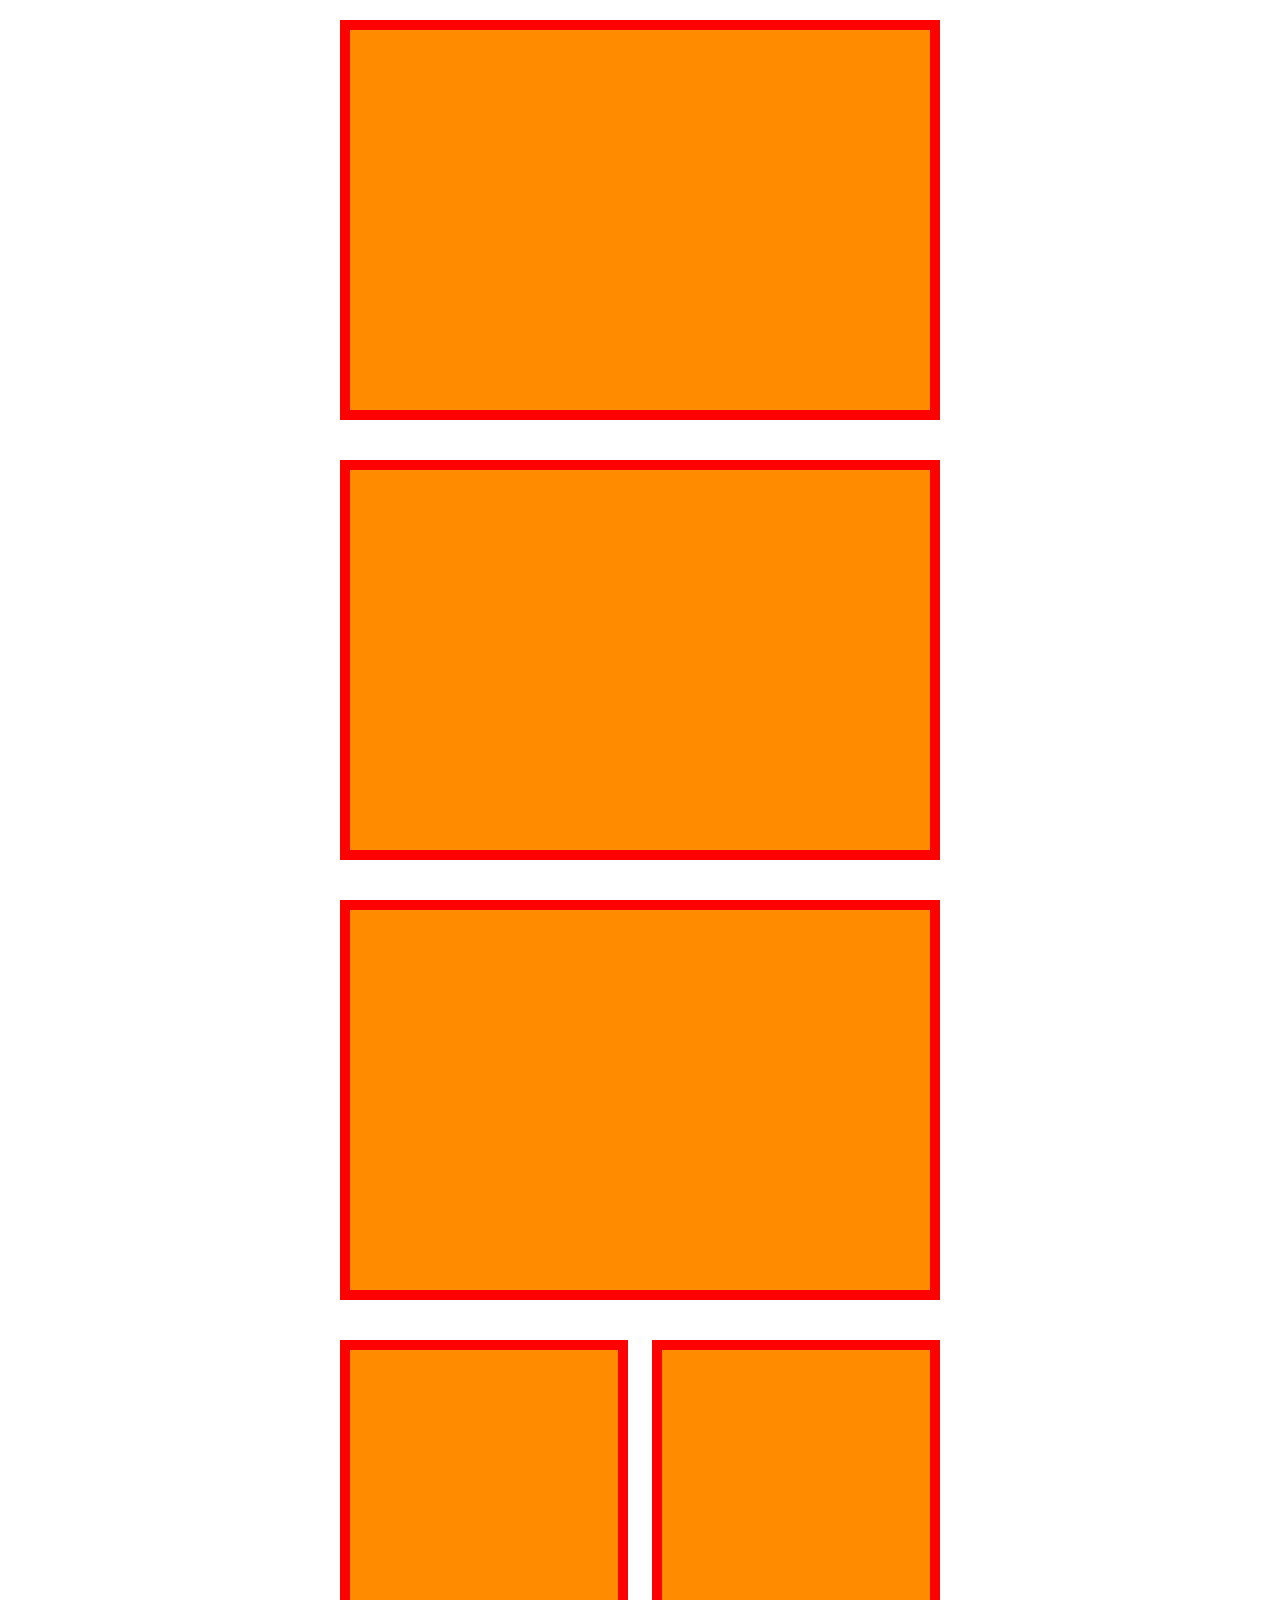
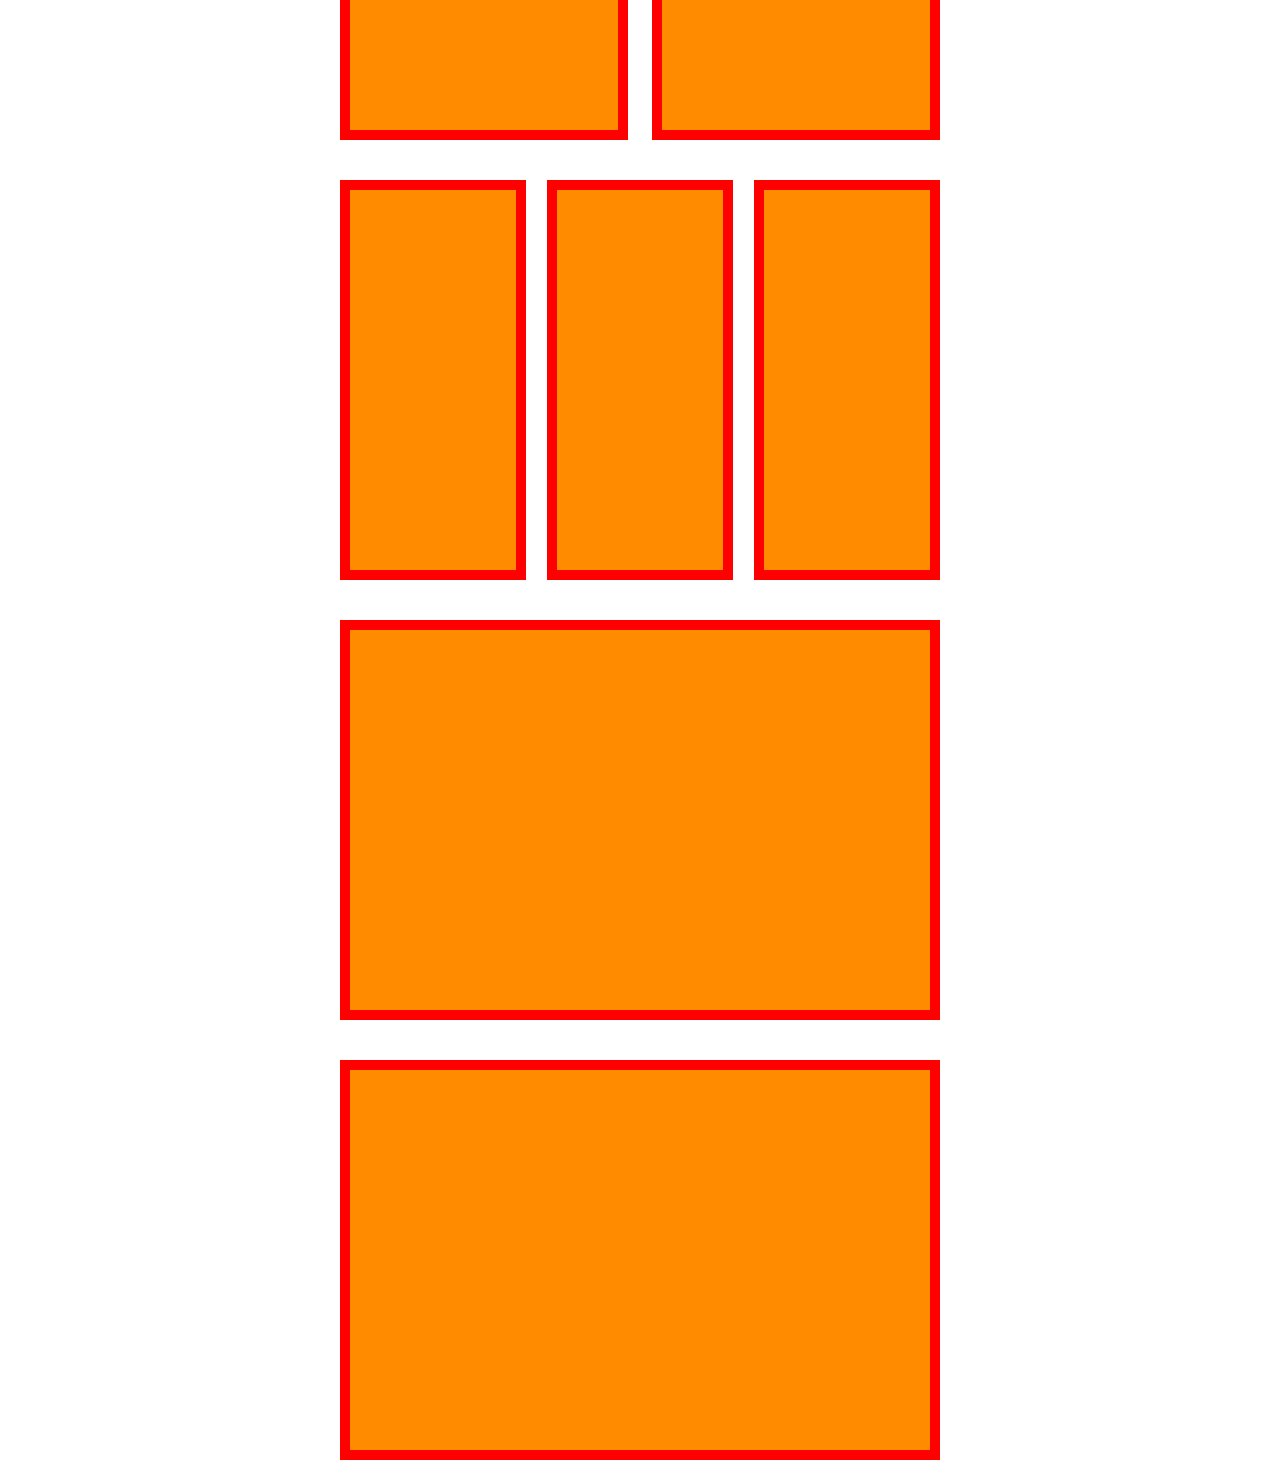
<file: html/01.wow-exam.html>
<!DOCTYPE html>
<html lang="ko">
<head>
	<meta charset="UTF-8">
	<meta name="viewport" content="width=device-width, initial-scale=1.0">
	<title>WOW 예제</title>
	<link rel="stylesheet" href="../css/bootstrap.min.css">
	<link rel="stylesheet" href="../css/animate.min.css">
	<link rel="stylesheet" href="../css/base.css">
	<style>
		.wrapper {max-width: 600px; margin: auto; display: flex; flex-wrap: wrap; justify-content: space-between;}
		.box {flex:100% 0 0; height: 400px; border: 10px solid red; background-color: darkorange; margin: 20px 0;}
		.box:nth-child(4), .box:nth-child(5) {flex: 48% 0 0;}
		.box:nth-child(6), .box:nth-child(7), .box:nth-child(8) {flex: 31% 0 0;}
		.wow-ani {animation-duration: 1s;}
	</style>
	<script src="../js/jquery-3.5.1.min.js"></script>
	<script src="../js/wow.min.js"></script>
</head>
<body>
	<div class="wrapper">
		<!-- 
		<div class="box animate__animated wow animate__zoomInUp" data-wow-duration="1s" data-wow-offset="300"></div> -->
		<div class="box wow animate__animated animate__flash"></div>
		<div class="box wow animate__animated animate__fadeInDown"></div>
		<div class="box wow animate__animated animate__zoomInUp"></div>
		<div class="box wow animate__animated animate__zoomInLeft"></div>
		<div class="box wow animate__animated animate__zoomInRight"></div>
		<div class="box wow animate__animated animate__zoomInLeft" data-wow-duration="1.5s" data-wow-delay="1s"></div>
		<div class="box wow animate__zoomInUp" data-wow-duration="1.5s"></div>
		<div class="box wow animate__animated animate__zoomInRight" data-wow-duration="1.5s" data-wow-delay="1s"></div>
		<div class="box"></div>
		<div class="box"></div>
	</div>
	<script>
		new WOW({ offset: 300, animateClass: 'wow-ani' }).init();
	</script>
</body>
</html>
</file>
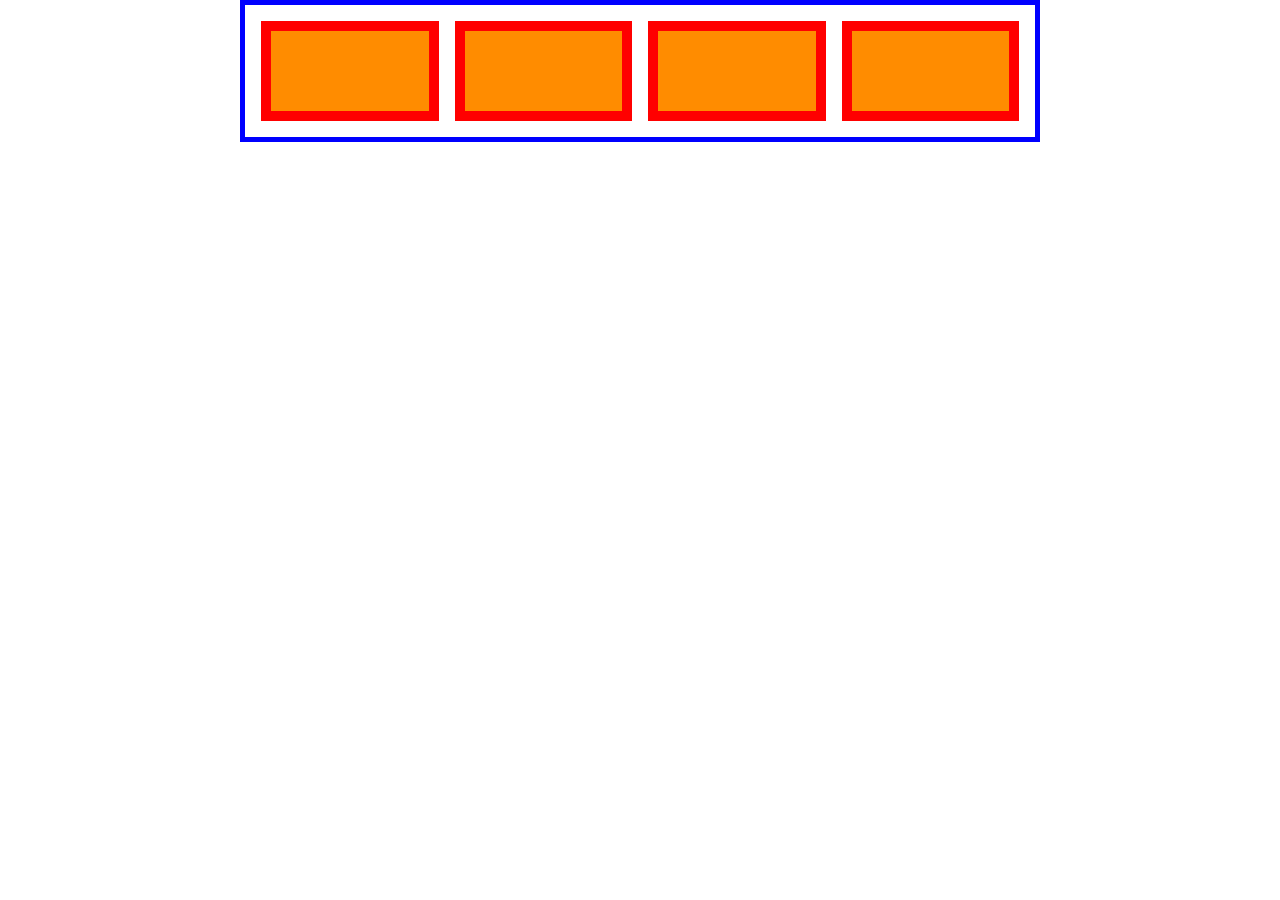
<file: html/04.margin.html>
<!DOCTYPE html>
<html lang="ko">
<head>
	<meta charset="UTF-8">
	<meta name="viewport" content="width=device-width, initial-scale=1.0">
	<title>Margin 상쇄</title>
	<link rel="stylesheet" href="../css/bootstrap.min.css">
	<style>
		.wrapper {max-width: 800px; margin: auto; border: 5px solid blue; display: flex; flex-wrap: wrap; padding: 8px;}
		.box {height: 100px; border: 10px solid red; background-color: darkorange; margin: 8px; flex: calc(25% - 16px) 0 0;}
	</style>
</head>
<body>
	<!-- 
		block tag를 여러개 쌓아놓을 때 상, 하 마진은 서로 상쇄된다.
	 -->
	<div class="wrapper clearfix">
		<div class="box"></div>
		<div class="box"></div>
		<div class="box"></div>
		<div class="box"></div>
	</div>
</body>
</html>
</file>
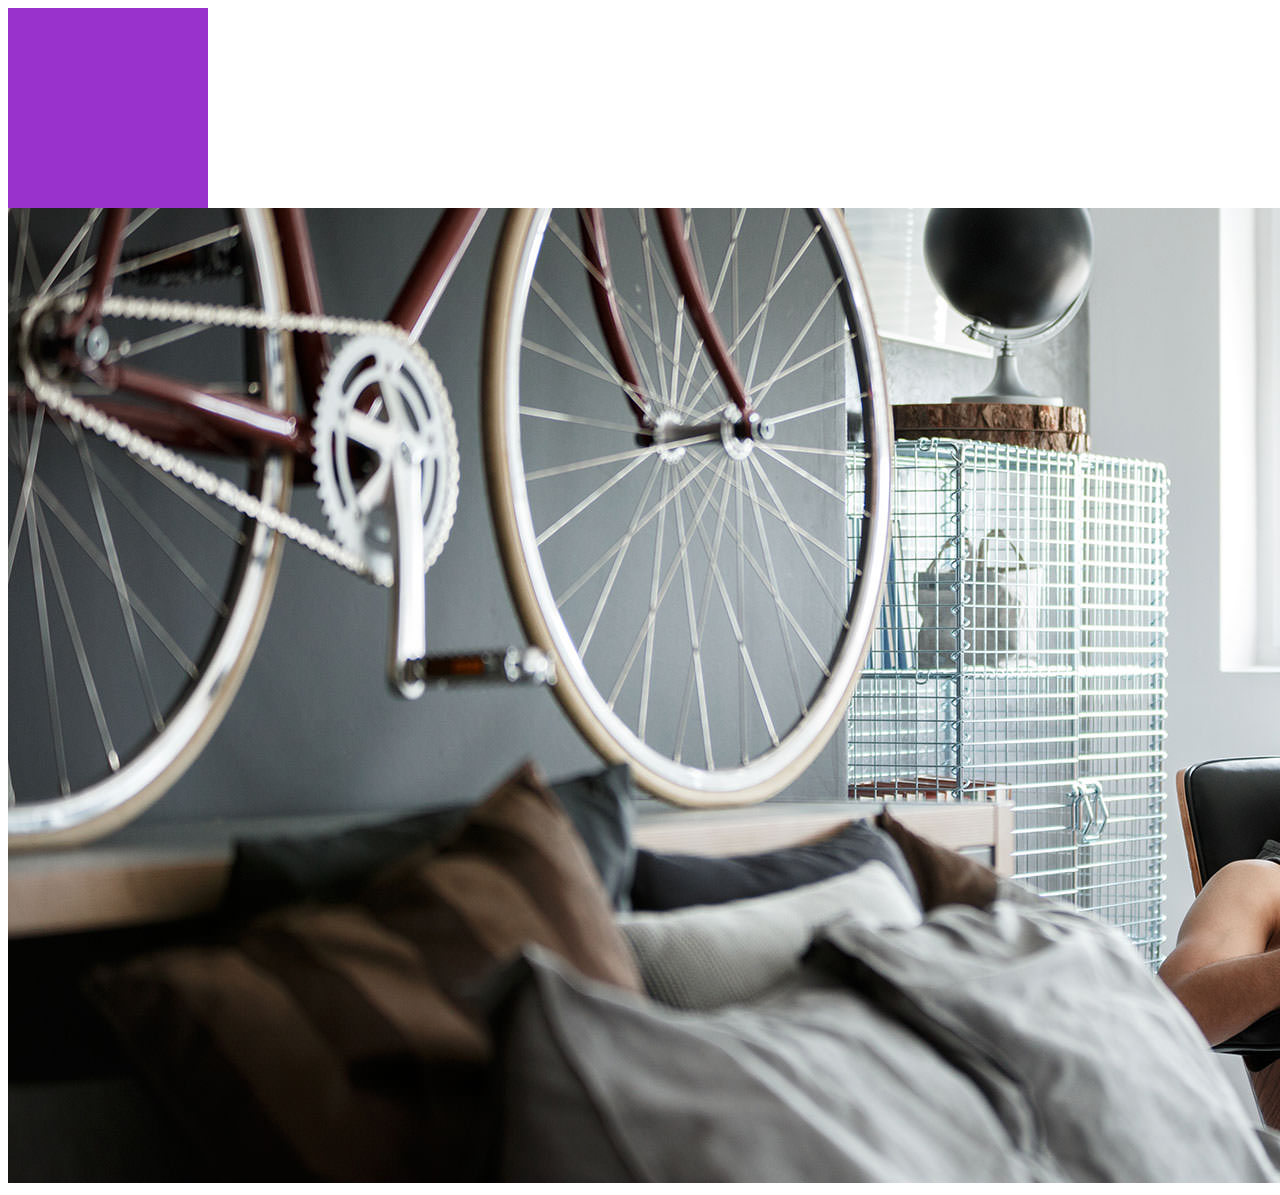
<file: html/06.image.html>
<!DOCTYPE html>
<html lang="ko">
<head>
	<meta charset="UTF-8">
	<meta name="viewport" content="width=device-width, initial-scale=1.0">
	<title>이미지의 높이를 구하자</title>
	<style>
		.box {width: 200px; height: 200px; background: darkorchid;}
	</style>
	<script src="../js/jquery-3.5.1.min.js"></script>
	<script src="../js/imagesloaded.pkgd.min.js"></script>
</head>
<body>
	<div class="box"></div>
	<div class="img-wrap">
		<img src="../img/img-1.jpg" class="img">
	</div>
	<script>
		console.log(	$(".box").innerHeight()	);

		$(".img").imagesLoaded(function(){
			console.log(	$(".img").innerHeight()	);
		});

		/* setTimeout(function() {
			console.log(	$(".img").innerHeight()	);
		}, 1000); */
	</script>
</body>
</html>
</file>
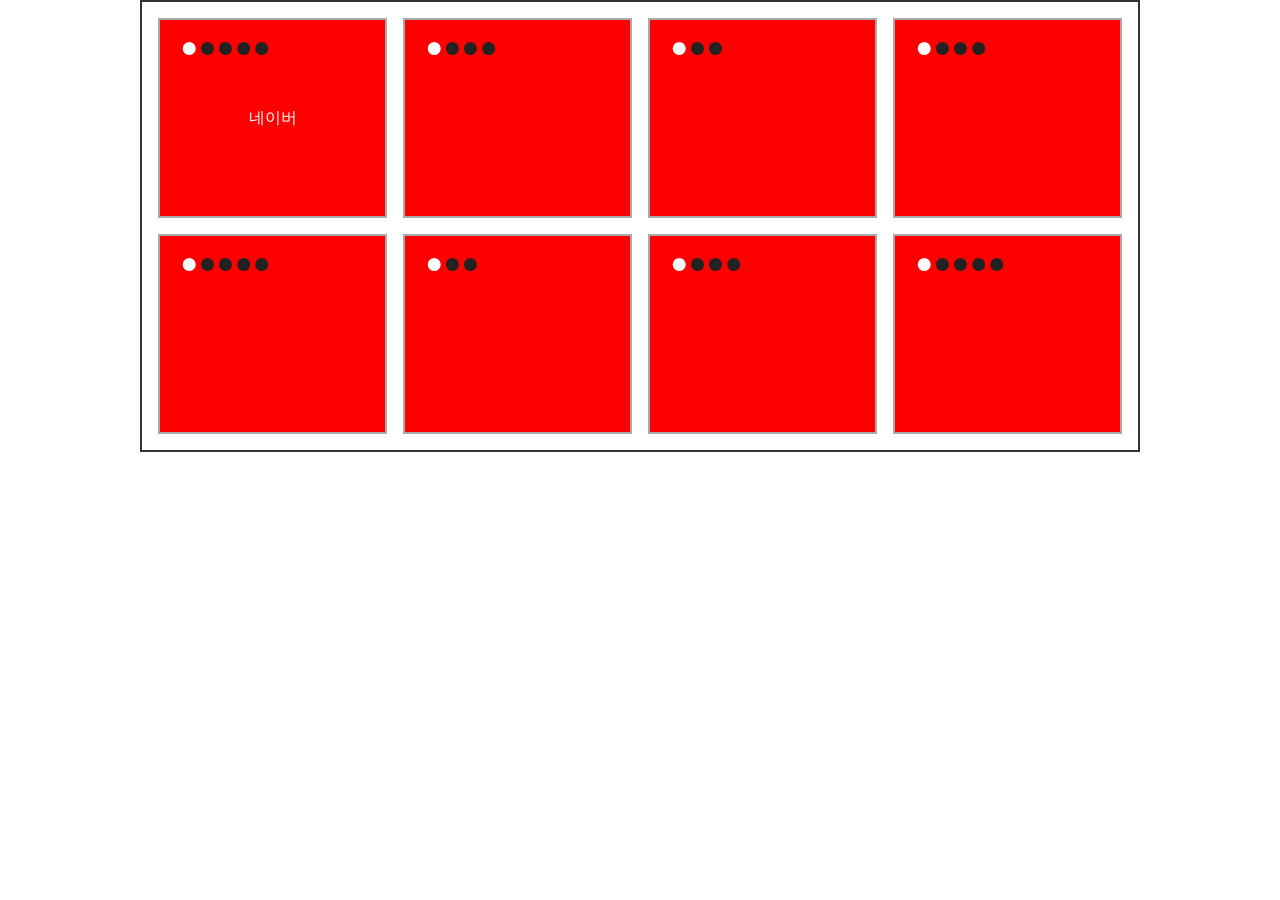
<file: html/07.interval.html>
<!DOCTYPE html>
<html lang="ko">
<head>
	<meta charset="UTF-8">
	<meta name="viewport" content="width=device-width, initial-scale=1.0">
	<title>Interval / Array</title>
	<link rel="stylesheet" href="../css/bootstrap.min.css">
	<link rel="stylesheet" href="../css/base.css">
	<style>
		.wrapper {max-width: 1000px; margin: auto; display: flex; flex-wrap: wrap; padding: 8px; border: 2px solid #333;}
		.box {flex: calc(25% - 16px) 0 0; margin: 8px; border: 2px solid #aaa; height: 200px; position: relative;}
		.bg {width: 100%; height: 100%; position: absolute; opacity: 0; transition: all 0.5s; display: flex; align-items: center; justify-content: center; color: #fff;}
		.red {background-color: red; opacity: 1;}
		.green {background-color: green;}
		.blue {background-color: blue;}
		.orange {background-color: orange;}
		.purple {background-color: purple;}
		.pager-wrap {position: absolute; z-index: 9999; display: flex; top: 4px; left: 20px;}
		.pager {font-size: 30px; cursor: pointer; color: #222;}
		.pager.active {color: #fff;}
	</style>
	<script src="../js/jquery-3.5.1.min.js"></script>
</head>
<body>
	<div class="wrapper">
		<div class="box">
			<div class="bg red">
				<a href="//naver.com" target="_blank">네이버</a>
			</div>
			<div class="bg green">
				<a href="//daum.net" target="_blank">다음</a>
			</div>
			<div class="bg blue">
				<a href="//google.com" target="_blank">구글링크</a>
			</div>
			<div class="bg orange">
				<a href="//yahoo.com" target="_blank">야후링크</a>
			</div>
			<div class="bg purple">
				<a href="//w3schools.com" target="_blank">w3링크</a>
			</div>
			<div class="pager-wrap">
				<div class="pager active">●</div>
				<div class="pager">●</div>
				<div class="pager">●</div>
				<div class="pager">●</div>
				<div class="pager">●</div>
			</div>
		</div>
		<div class="box">
			<div class="bg red"></div>
			<div class="bg blue"></div>
			<div class="bg orange"></div>
			<div class="bg purple"></div>
			<div class="pager-wrap">
				<div class="pager active">●</div>
				<div class="pager">●</div>
				<div class="pager">●</div>
				<div class="pager">●</div>
			</div>
		</div>
		<div class="box">
			<div class="bg red"></div>
			<div class="bg orange"></div>
			<div class="bg purple"></div>
			<div class="pager-wrap">
				<div class="pager active">●</div>
				<div class="pager">●</div>
				<div class="pager">●</div>
			</div>
		</div>
		<div class="box">
			<div class="bg red"></div>
			<div class="bg green"></div>
			<div class="bg orange"></div>
			<div class="bg purple"></div>
			<div class="pager-wrap">
				<div class="pager active">●</div>
				<div class="pager">●</div>
				<div class="pager">●</div>
				<div class="pager">●</div>
			</div>
		</div>
		<div class="box">
			<div class="bg red"></div>
			<div class="bg green"></div>
			<div class="bg blue"></div>
			<div class="bg orange"></div>
			<div class="bg purple"></div>
			<div class="pager-wrap">
				<div class="pager active">●</div>
				<div class="pager">●</div>
				<div class="pager">●</div>
				<div class="pager">●</div>
				<div class="pager">●</div>
			</div>
		</div>
		<div class="box">
			<div class="bg red"></div>
			<div class="bg orange"></div>
			<div class="bg purple"></div>
			<div class="pager-wrap">
				<div class="pager active">●</div>
				<div class="pager">●</div>
				<div class="pager">●</div>
			</div>
		</div>
		<div class="box">
			<div class="bg red"></div>
			<div class="bg green"></div>
			<div class="bg orange"></div>
			<div class="bg purple"></div>
			<div class="pager-wrap">
				<div class="pager active">●</div>
				<div class="pager">●</div>
				<div class="pager">●</div>
				<div class="pager">●</div>
			</div>
		</div>
		<div class="box">
			<div class="bg red"></div>
			<div class="bg green"></div>
			<div class="bg blue"></div>
			<div class="bg orange"></div>
			<div class="bg purple"></div>
			<div class="pager-wrap">
				<div class="pager active">●</div>
				<div class="pager">●</div>
				<div class="pager">●</div>
				<div class="pager">●</div>
				<div class="pager">●</div>
			</div>
		</div>
	</div>
	<script>
		/*	기능정의
				1. 박스(.box)안에 다중(여러개)의 그림(.bg)이 존재한다.
				2. .box에 마우스를 올리면 1번 그림이 보이고 마우스를 내리면 0번 그림이 보인다. (애니메이션으로 작동하길 원함)
				3. .box에 마우스를 올리고 있는 동안에는 .bg가 일정간격으로 순회(setInterval)하며 보여진다. 
				4. .box에서 마우스를 내리면 순회하던 동작이 멈춘다(clearInterval)
				5. .pager를 클릭하면 그 순서의 .bg가 나타난다
				6. .bg가 나타나면 그 순서에 맞는 .pager가 흰색으로 변한다.
		*/
		var boxIdx, bgIdx, interval, bgLastIdx;
		function onInterval() {
			if(bgIdx == bgLastIdx) bgIdx = 0;
			else bgIdx++;
			boxAni();
		}
		function boxAni() {
			$(".box").eq(boxIdx).find(".bg").css({"opacity": 0, "z-index": 1});
			$(".box").eq(boxIdx).find(".bg").eq(bgIdx).css({"opacity": 1, "z-index": 2});
			$(".box").eq(boxIdx).find(".pager").removeClass("active");
			$(".box").eq(boxIdx).find(".pager").eq(bgIdx).addClass("active");
		}
		function onBoxOver() {
			boxIdx = $(this).index();
			bgIdx = 1;
			bgLastIdx = $(this).find(".bg").length - 1;
			boxAni();
			interval = setInterval(onInterval, 2000);
		}
		function onBoxLeave() {
			bgIdx = 0;
			boxAni();
			clearInterval(interval);
		}
		function onPagerClick() {
			bgIdx = $(this).index();
			boxAni();
			clearInterval(interval);
			interval = setInterval(onInterval, 2000);
		}
		$(".box").hover(onBoxOver, onBoxLeave);
		$(".pager").click(onPagerClick);
	</script>
</body>
</html>
</file>
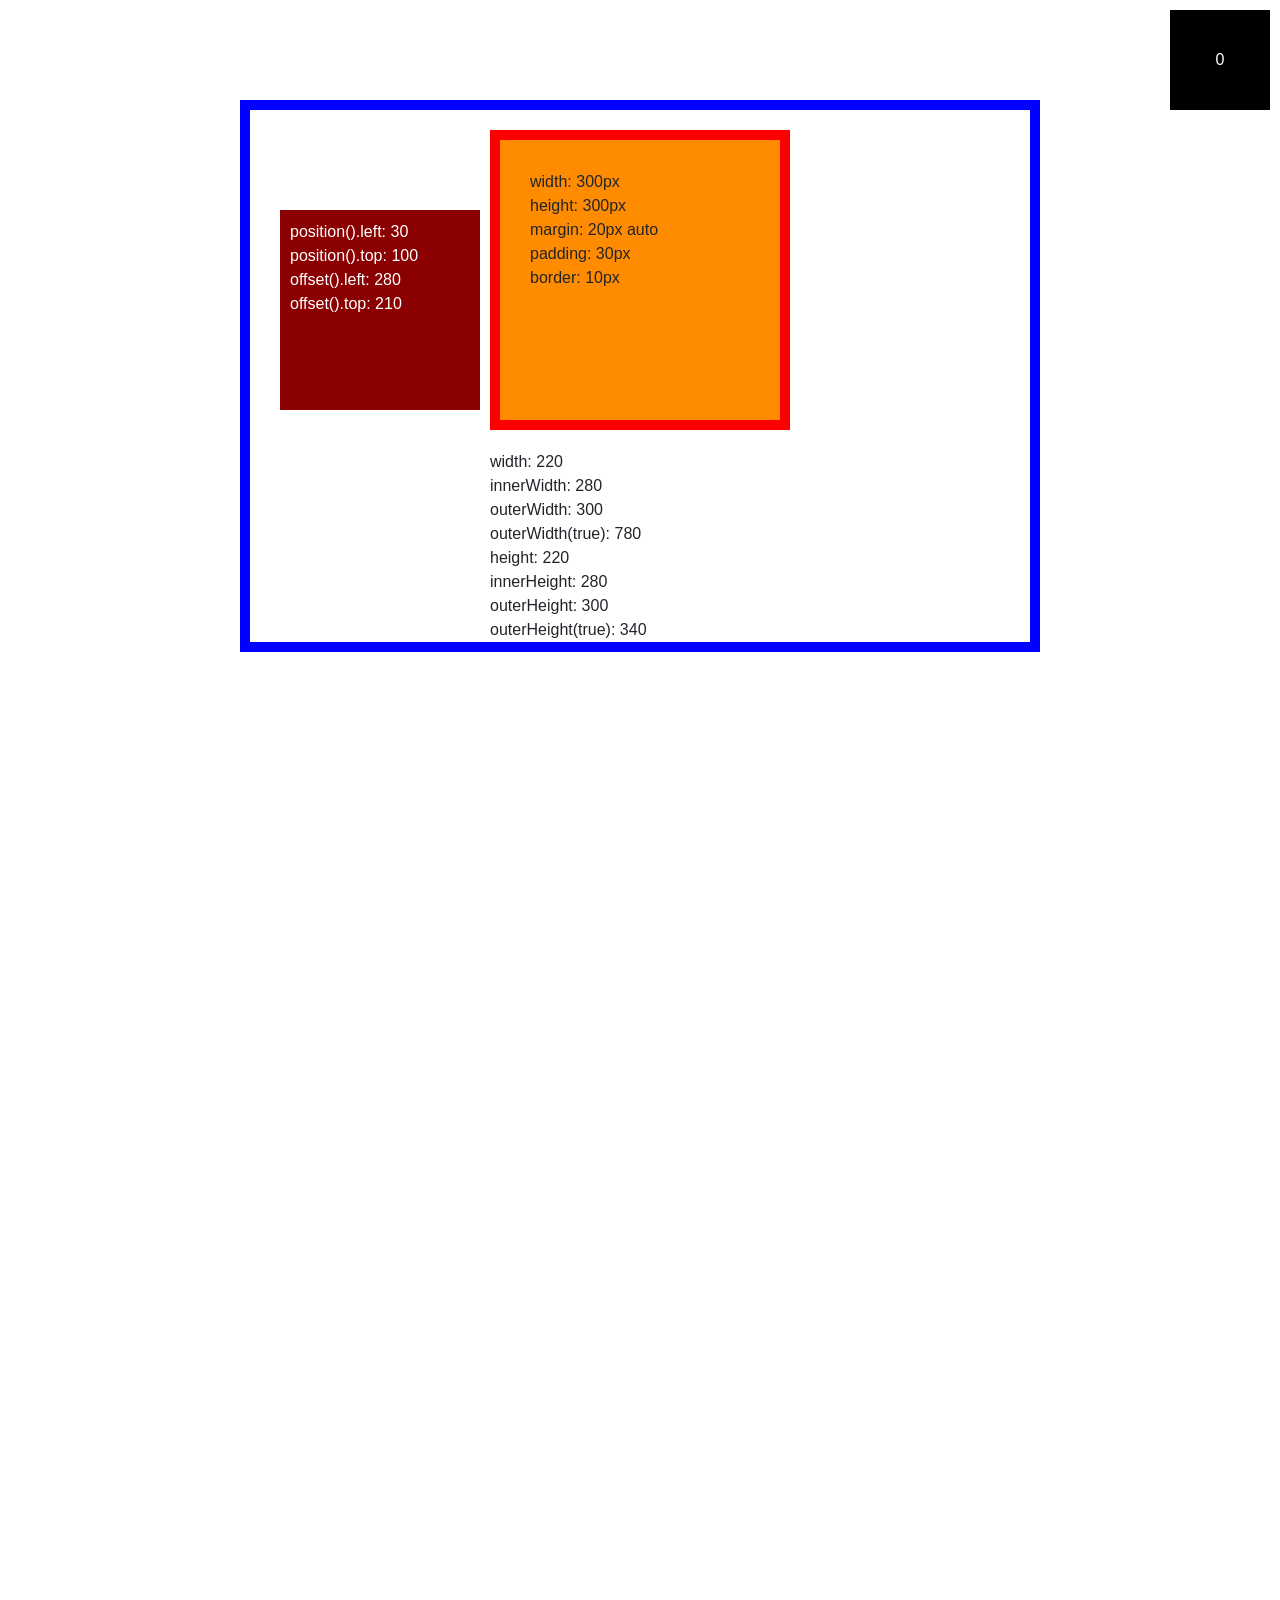
<file: html/08.dimension.html>
<!DOCTYPE html>
<html lang="ko">
<head>
	<meta charset="UTF-8">
	<meta name="viewport" content="width=device-width, initial-scale=1.0">
	<title>크기/위치를 알아보자</title>
	<link rel="stylesheet" href="../css/bootstrap.min.css">
	<style>
		body {height: 5000px;}
		.wrapper {max-width: 800px; margin: auto; border: 10px solid blue; margin-top: 100px; position: relative;}
		.box {width: 300px; height: 300px; margin: 20px auto; padding: 30px; border: 10px solid red; background-color: darkorange;}
		.stage {margin: auto; max-width: 300px;}
		.box2 {background-color: darkred; position: absolute; top: 100px; left: 30px; width: 200px; height: 200px; color: #fff; padding: 10px;}
		.box3 {width: 100px; height: 100px; background-color: black; color: #fff; top: 10px; right: 10px; position: fixed; display: flex; justify-content: center; align-items: center;}
	</style>
	<script src="../js/jquery-3.5.1.min.js"></script>
</head>
<body>
	<div class="wrapper">
		<div class="box">
			width: 300px <br>
			height: 300px <br>
			margin: 20px auto <br>
			padding: 30px <br>
			border: 10px <br>
		</div>
		<div class="stage">

		</div>
		<div class="box2"></div>
		<div class="box3"></div>
	</div>
	<script>
		// innerWidth() / innerWidth(200)
		// offset().top / offset({top: 30})
		
		var html  = ' width: ' + $(".box").width();
		html += ' <br> innerWidth: ' + $(".box").innerWidth();
		html += ' <br> outerWidth: ' + $(".box").outerWidth();
		html += ' <br> outerWidth(true): ' + $(".box").outerWidth(true);
		html += ' <br> height: ' + $(".box").height();
		html += ' <br> innerHeight: ' + $(".box").innerHeight();
		html += ' <br> outerHeight: ' + $(".box").outerHeight();
		html += ' <br> outerHeight(true): ' + $(".box").outerHeight(true);
		$(".stage").html(html);

		html  = 'position().left: ' + $(".box2").position().left;
		html += '<br>position().top: ' + $(".box2").position().top;
		html += '<br>offset().left: ' + $(".box2").offset().left;
		html += '<br>offset().top: ' + $(".box2").offset().top;
		$(".box2").html(html);

		$(window).scroll(onScroll).trigger("scroll");
		function onScroll(e) {
			console.log(e);
			$(".box3").html($(this).scrollTop());
		}
	</script>
</body>
</html>
</file>
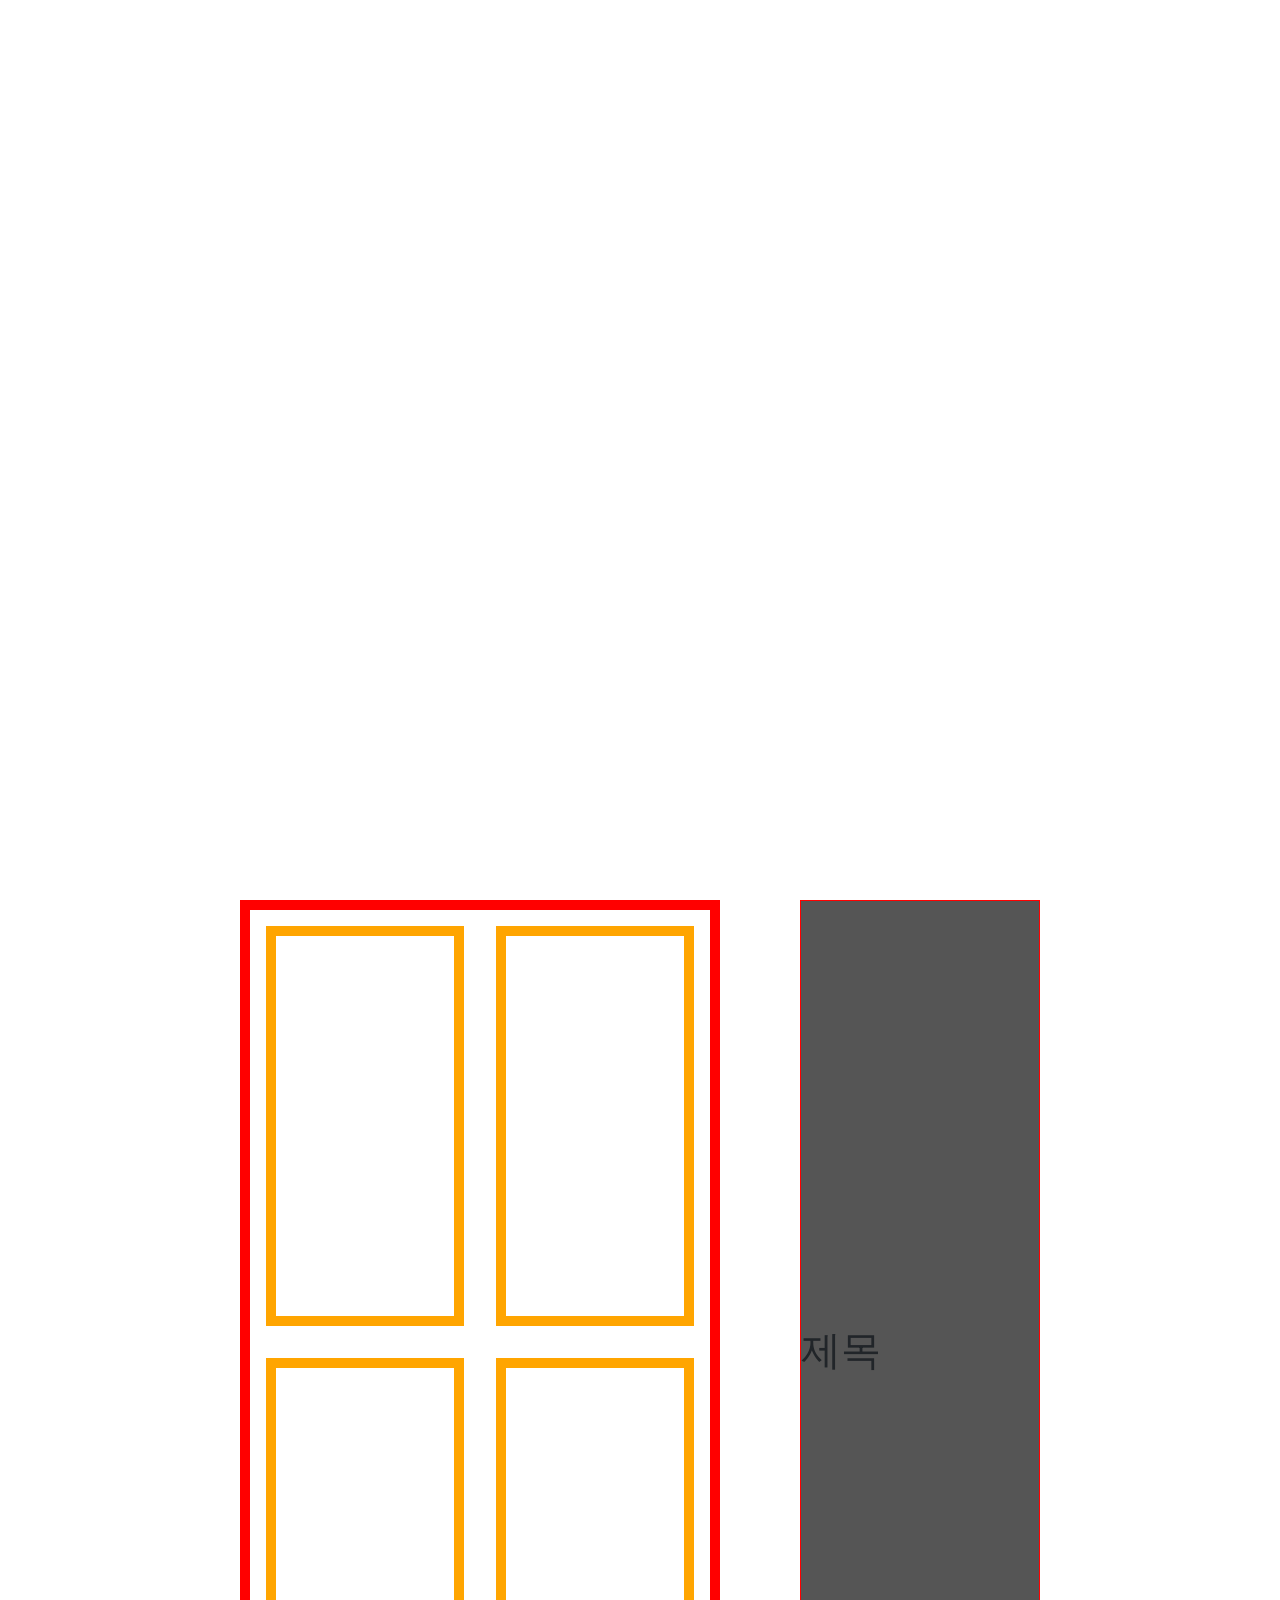
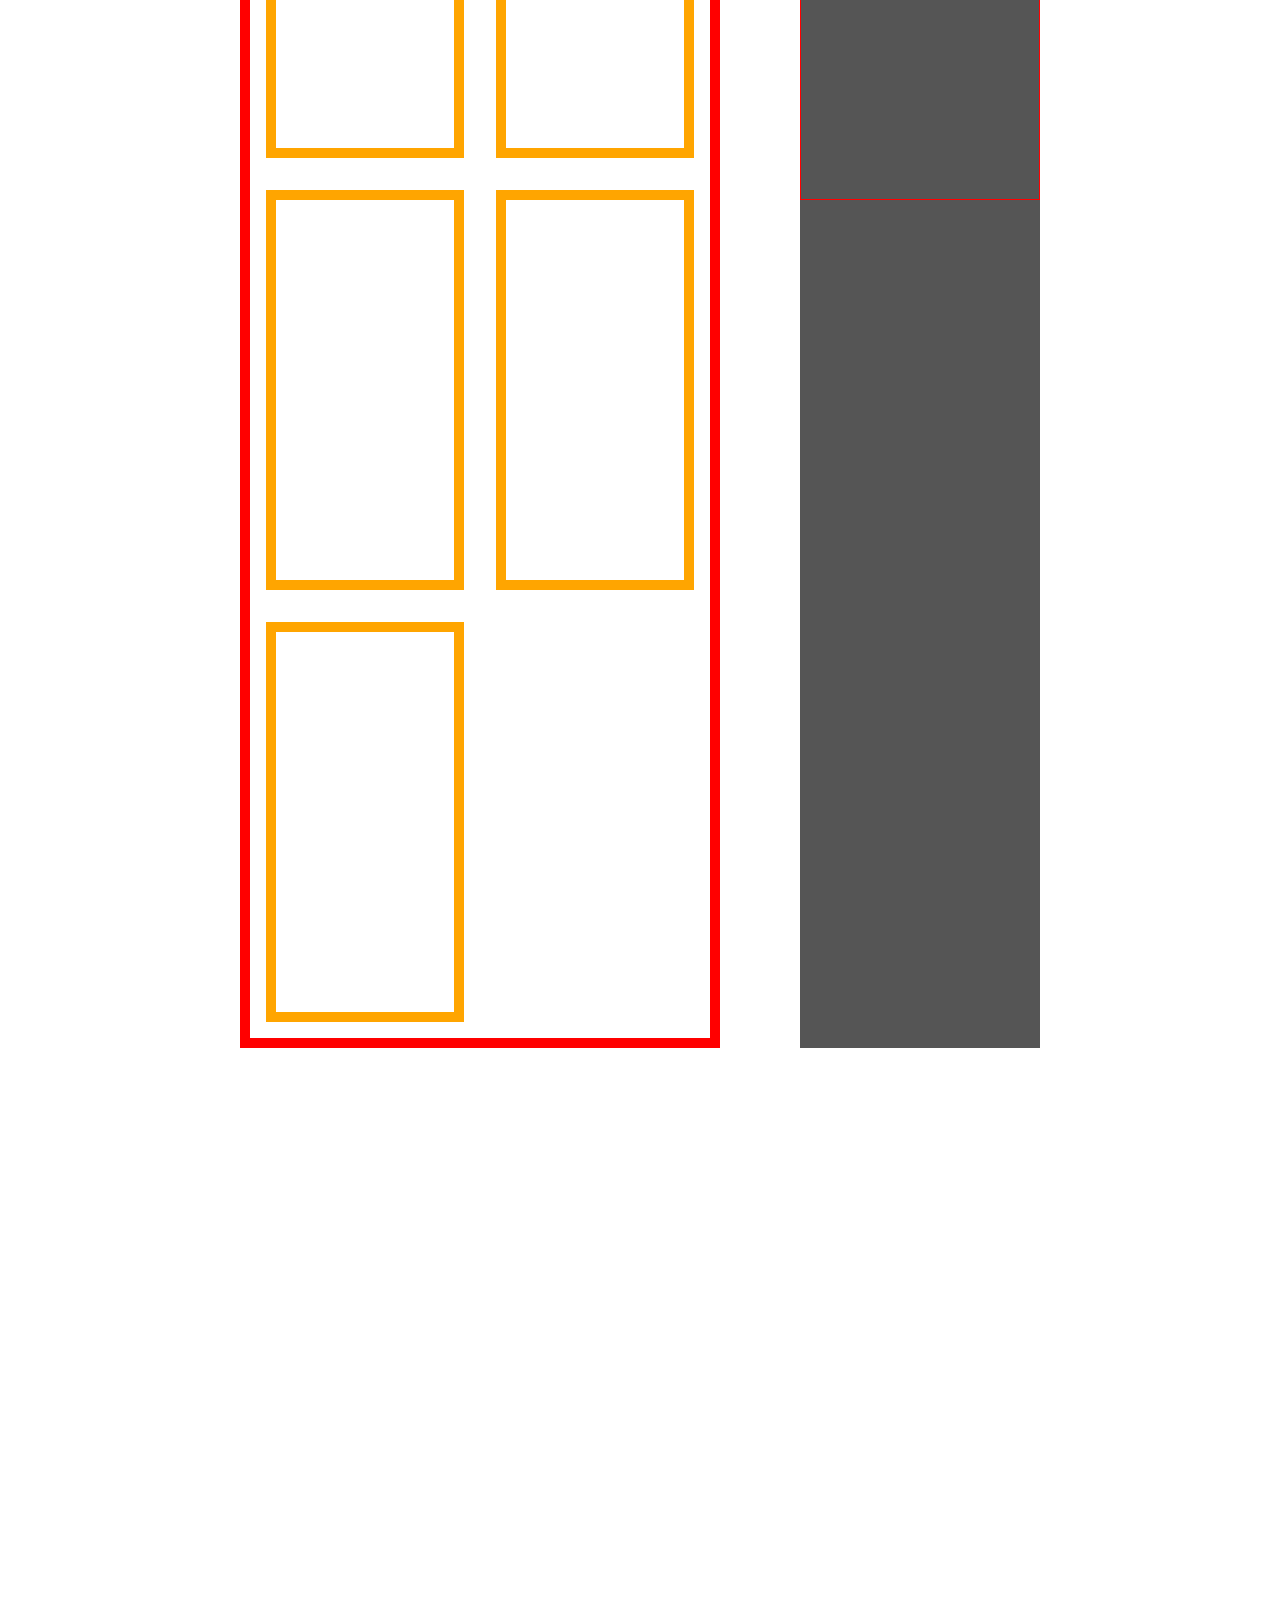
<file: html/09.sticky.html>
<!DOCTYPE html>
<html lang="ko">
<head>
	<meta charset="UTF-8">
	<meta name="viewport" content="width=device-width, initial-scale=1.0">
	<title>Sticky 구현</title>
	<link rel="stylesheet" href="../css/bootstrap.min.css">
	<style>
		.wrapper {margin: auto; max-width: 800px;}
		.page {height: 100vh;}
		.page.prd-wrapper {height: auto; display: flex; justify-content: space-between;}
		.prd-wrap {border: 10px solid red; flex: 60% 0 0; display: flex; flex-wrap: wrap;}
		.prd-title {background-color: #555; flex: 30% 0 0; display: flex;}
		.box {flex: calc(50% - 32px) 0 0; height: 400px; margin: 16px; border: 10px solid orange;}
		.prd-title .title {width: 100%; height: 100vh; display: flex; align-items: center; border: 1px solid red; top: 0;}
	</style>
	<script src="../js/jquery-3.5.1.min.js"></script>
</head>
<body>
	<div class="wrapper">
		<section class="page"></section>
		<section class="page prd-wrapper">
			<div class="prd-wrap">
				<div class="box"></div>
				<div class="box"></div>
				<div class="box"></div>
				<div class="box"></div>
				<div class="box"></div>
				<div class="box"></div>
				<div class="box"></div>
			</div>
			<div class="prd-title">
				<h1 class="title">제목</h1>
			</div>
		</section>
		<section class="page"></section>
	</div>
	<script>
		var winSct;	// $(window).scrollTop(); 	-> scroll()
		var winWid;	// $(window).outerWidth();	-> resize()
		var winHei;	// $(window).outerHeight();	-> resize()
		var pageTop = [];
		var titleLt;
		var titleWid;
		$(window).resize(onResize).trigger("resize");
		$(window).scroll(onScroll).trigger("scroll");
		function onResize(e) {
			winWid = $(this).outerWidth();
			winHei = $(this).outerHeight();
			onPageSet();
			console.log(winWid, winHei, winSct, pageTop);
		}
		function onScroll(e) {
			winSct = $(this).scrollTop();
			console.log(winWid, winHei, winSct, pageTop);
			if(winSct < pageTop[1]) {
				$(".prd-title").css({"align-items": "flex-start"});
				$(".prd-title .title").css({"position": "static"});
			}
			else if(winSct >= pageTop[1] && winSct < pageTop[2] - winHei) {
				$(".prd-title .title").css({"position": "fixed", "width": titleWid+"px"});
			}
			else {
				$(".prd-title").css({"align-items": "flex-end"});
				$(".prd-title .title").css({"position": "static"});
			}
		}
		function onPageSet() {
			for(var i=0; i<$(".page").length; i++) {
				pageTop[i] = $(".page").eq(i).offset().top;
			}
			titleWid = $(".prd-title").outerWidth();
		}
	</script>
</body>
</html>
</file>
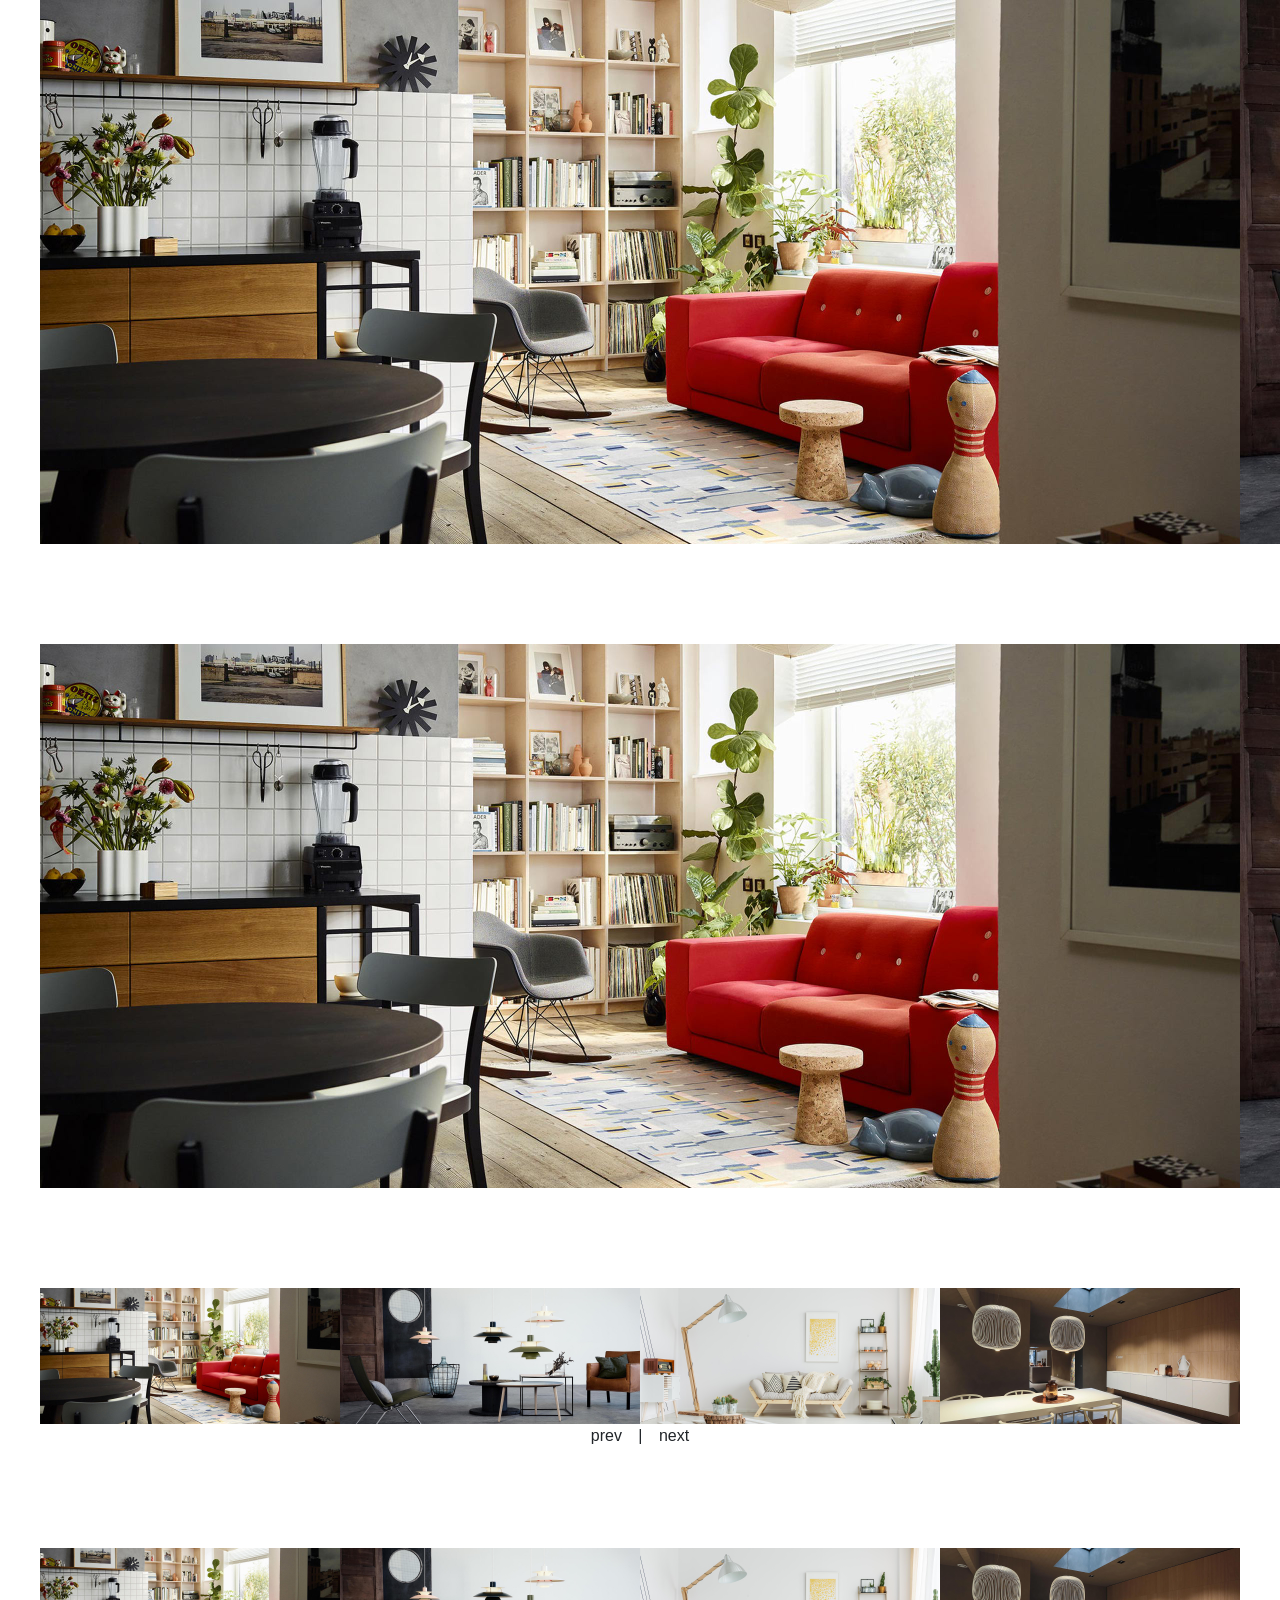
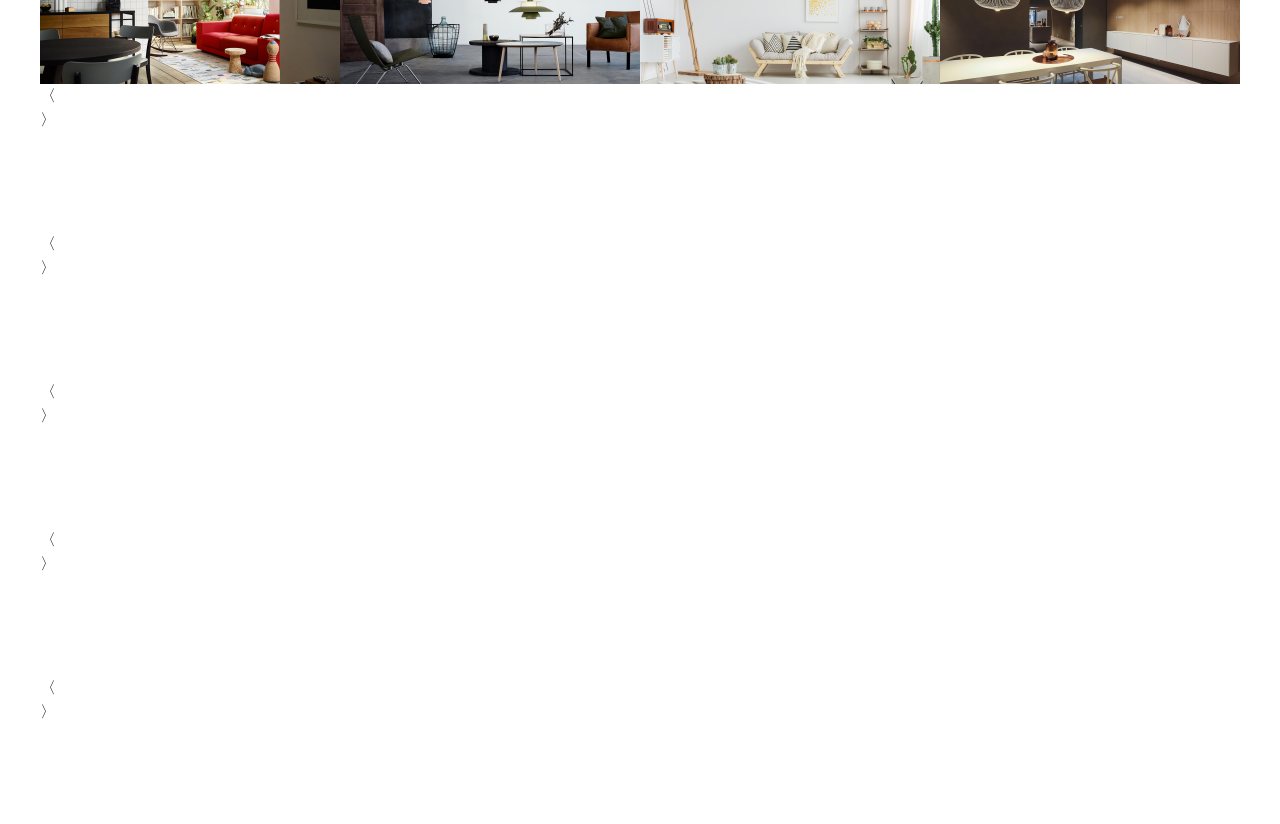
<file: html/10.slide copy.html>
<!DOCTYPE html>
<html lang="ko">
<head>
	<meta charset="UTF-8">
	<meta name="viewport" content="width=device-width, initial-scale=1.0">
	<title>Slide</title>
	<link rel="stylesheet" href="../css/bootstrap.min.css">
	<link rel="stylesheet" href="../css/base.css">
	<link rel="stylesheet" href="../css/10.slide copy.css">
	<script src="../js/jquery-3.5.1.min.js"></script>
	<script src="../js/imagesloaded.pkgd.min.js"></script>
</head>
<body>

	<!-- slide 1 - 시험장 -->
	<div class="wrapper wrapper1">
		<div class="stage">
			<div class="slide-wrap">
				<div class="slide">
					<img src="../img/slide-0.jpg" class="w-100">
				</div>
				<div class="slide">
					<img src="../img/slide-1.jpg" class="w-100">
				</div>
				<div class="slide">
					<img src="../img/slide-2.jpg" class="w-100">
				</div>
				<div class="slide">
					<img src="../img/slide-3.jpg" class="w-100">
				</div>
			</div>
		</div>
	</div>
	<!--// slide 1 -->

	<!-- slide 2 - 무한루프 -->
	<div class="wrapper wrapper2">
		<div class="stage">
			<div class="slide-wrap">
				<div class="slide">
					<img src="../img/slide-0.jpg" class="w-100">
				</div>
				<div class="slide">
					<img src="../img/slide-1.jpg" class="w-100">
				</div>
				<div class="slide">
					<img src="../img/slide-2.jpg" class="w-100">
				</div>
				<div class="slide">
					<img src="../img/slide-3.jpg" class="w-100">
				</div>
				<div class="slide">
					<img src="../img/slide-0.jpg" class="w-100">
				</div>
			</div>
		</div>
	</div>
	<!--// slide 2 -->

	<!-- slide 3 - 시험장 prev, next -->
	<div class="wrapper wrapper3">
		<div class="stage">
			<div class="slide-wrap">
				<div class="slide">
					<img src="../img/slide-0.jpg" class="w-100">
				</div>
				<div class="slide">
					<img src="../img/slide-1.jpg" class="w-100">
				</div>
				<div class="slide">
					<img src="../img/slide-2.jpg" class="w-100">
				</div>
				<div class="slide">
					<img src="../img/slide-3.jpg" class="w-100">
				</div>
			</div>
		</div>
		<div class="pager-wrap text-center">
			<span class="btn-prev">prev</span>
			<span class="divide" style="padding: 0 12px;">|</span>
			<span class="btn-next">next</span>
		</div>
	</div>
	<!--// slide 3 -->

	<!-- slide 4 - 화살표 prev, next -->
	<div class="wrapper wrapper4">
		<div class="stage">
			<div class="slide-wrap">
				<div class="slide">
					<img src="../img/slide-0.jpg" class="w-100">
				</div>
				<div class="slide">
					<img src="../img/slide-1.jpg" class="w-100">
				</div>
				<div class="slide">
					<img src="../img/slide-2.jpg" class="w-100">
				</div>
				<div class="slide">
					<img src="../img/slide-3.jpg" class="w-100">
				</div>
			</div>
			<div class="btn-prev">〈</div>
			<div class="btn-next">〉</div>
		</div>
	</div>
	<!--// slide 4 -->

	<!-- slide 5 - 생성, prev/next, interval -->
	<div class="wrapper wrapper5">
		<div class="stage">
			<div class="slide-wrap">
				<!-- .slide가 생성 -->
			</div>
			<div class="btn-prev">〈</div>
			<div class="btn-next">〉</div>
			<div class="pager-wrap"></div>
		</div>
	</div>
	<!--// slide 5 -->

	<!-- slide 6 - 생성, prev/next, interval, fade-type -->
	<div class="wrapper wrapper6">
		<div class="stage">
			<div class="slide-wrap">
				<!-- .slide가 생성 -->
			</div>
			<div class="btn-prev">〈</div>
			<div class="btn-next">〉</div>
			<div class="pager-wrap"></div>
		</div>
	</div>
	<!--// slide 6 -->

	<!-- slide 7 - 생성, prev/next, interval, fade-type, css Animation -->
	<div class="wrapper wrapper7">
		<div class="stage">
			<div class="slide-wrap">
				<!-- .slide가 생성 -->
			</div>
			<div class="btn-prev">〈</div>
			<div class="btn-next">〉</div>
			<div class="pager-wrap"></div>
		</div>
	</div>
	<!--// slide 7 -->

	<!-- slide 8 - 생성, prev/next, interval, fade-type, css Animation -->
	<div class="wrapper wrapper8">
		<div class="stage">
			<div class="slide-wrap">
				<!-- .slide가 생성 -->
			</div>
		</div>
		<div class="btn-prev">〈</div>
		<div class="btn-next">〉</div>
	</div>
	<!--// slide 8 -->

	<script src="../js/10.slide copy.js"></script>
</body>
</html>
</file>
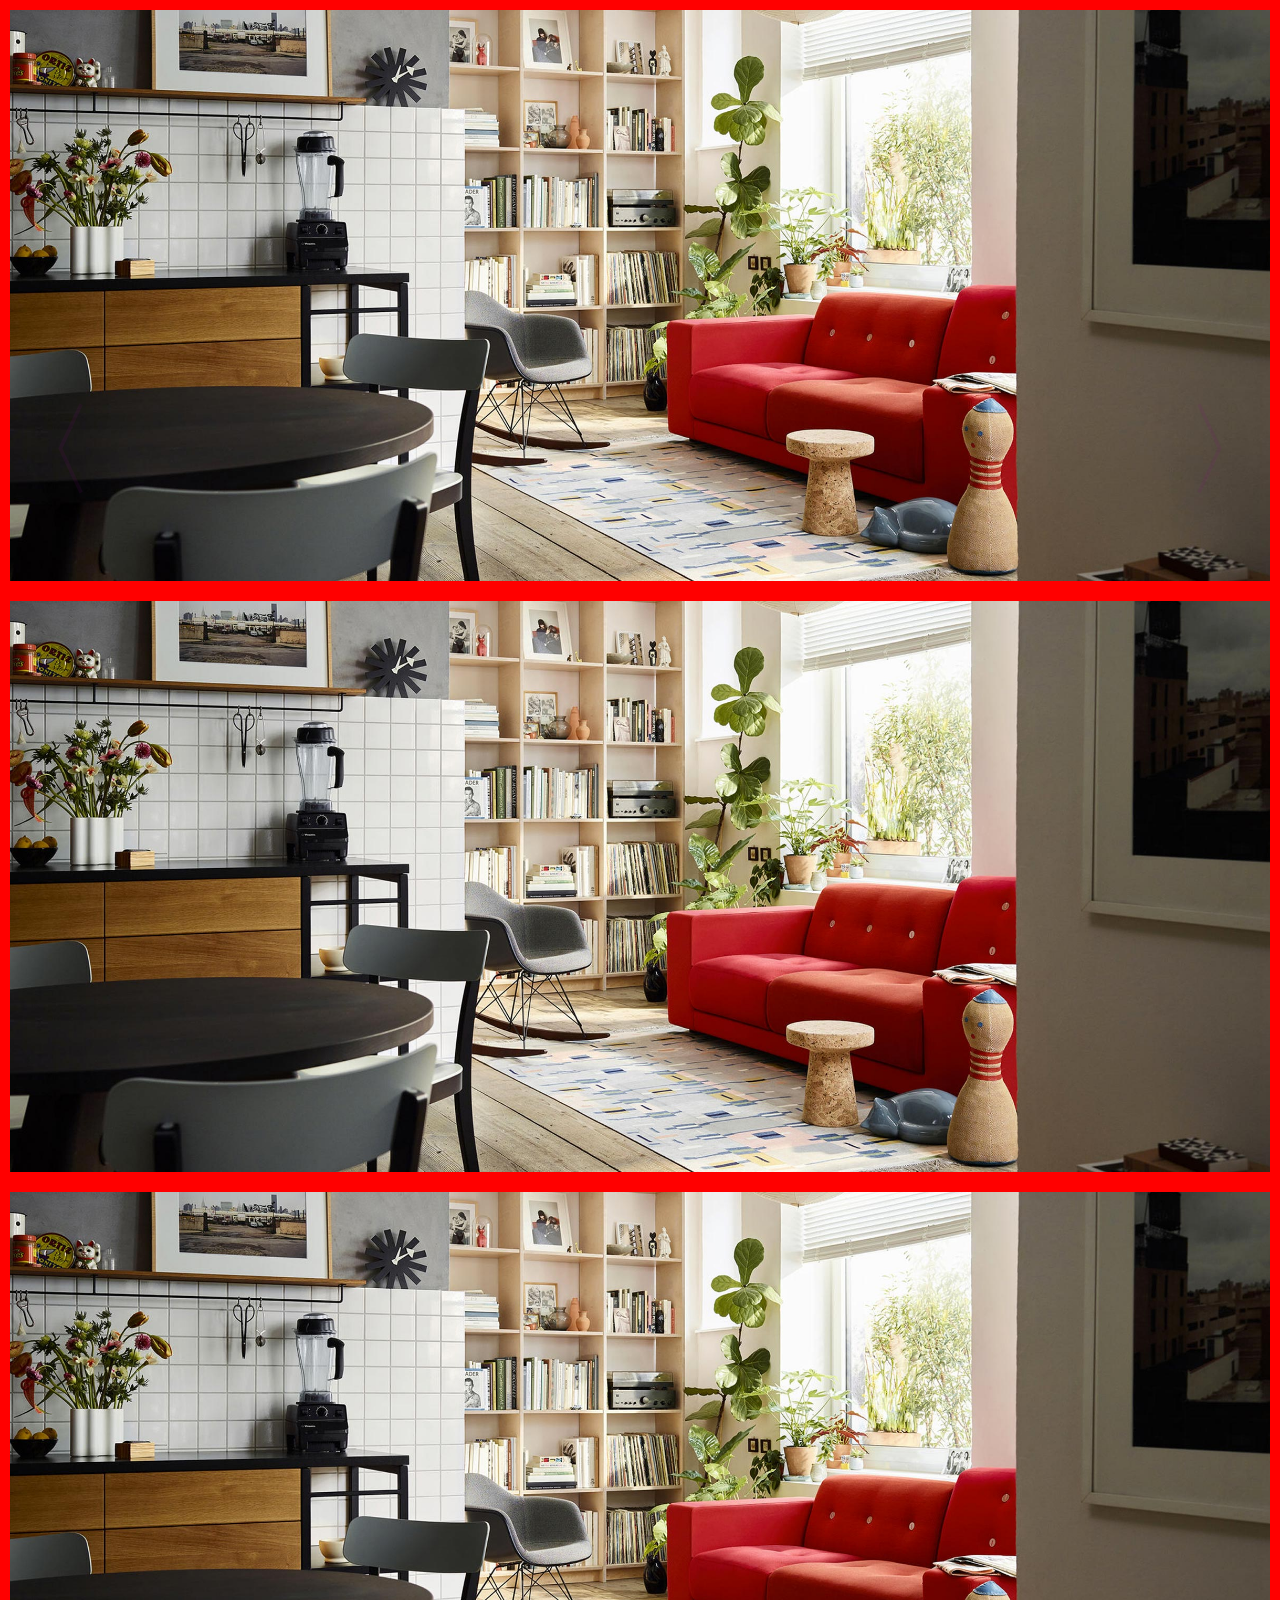
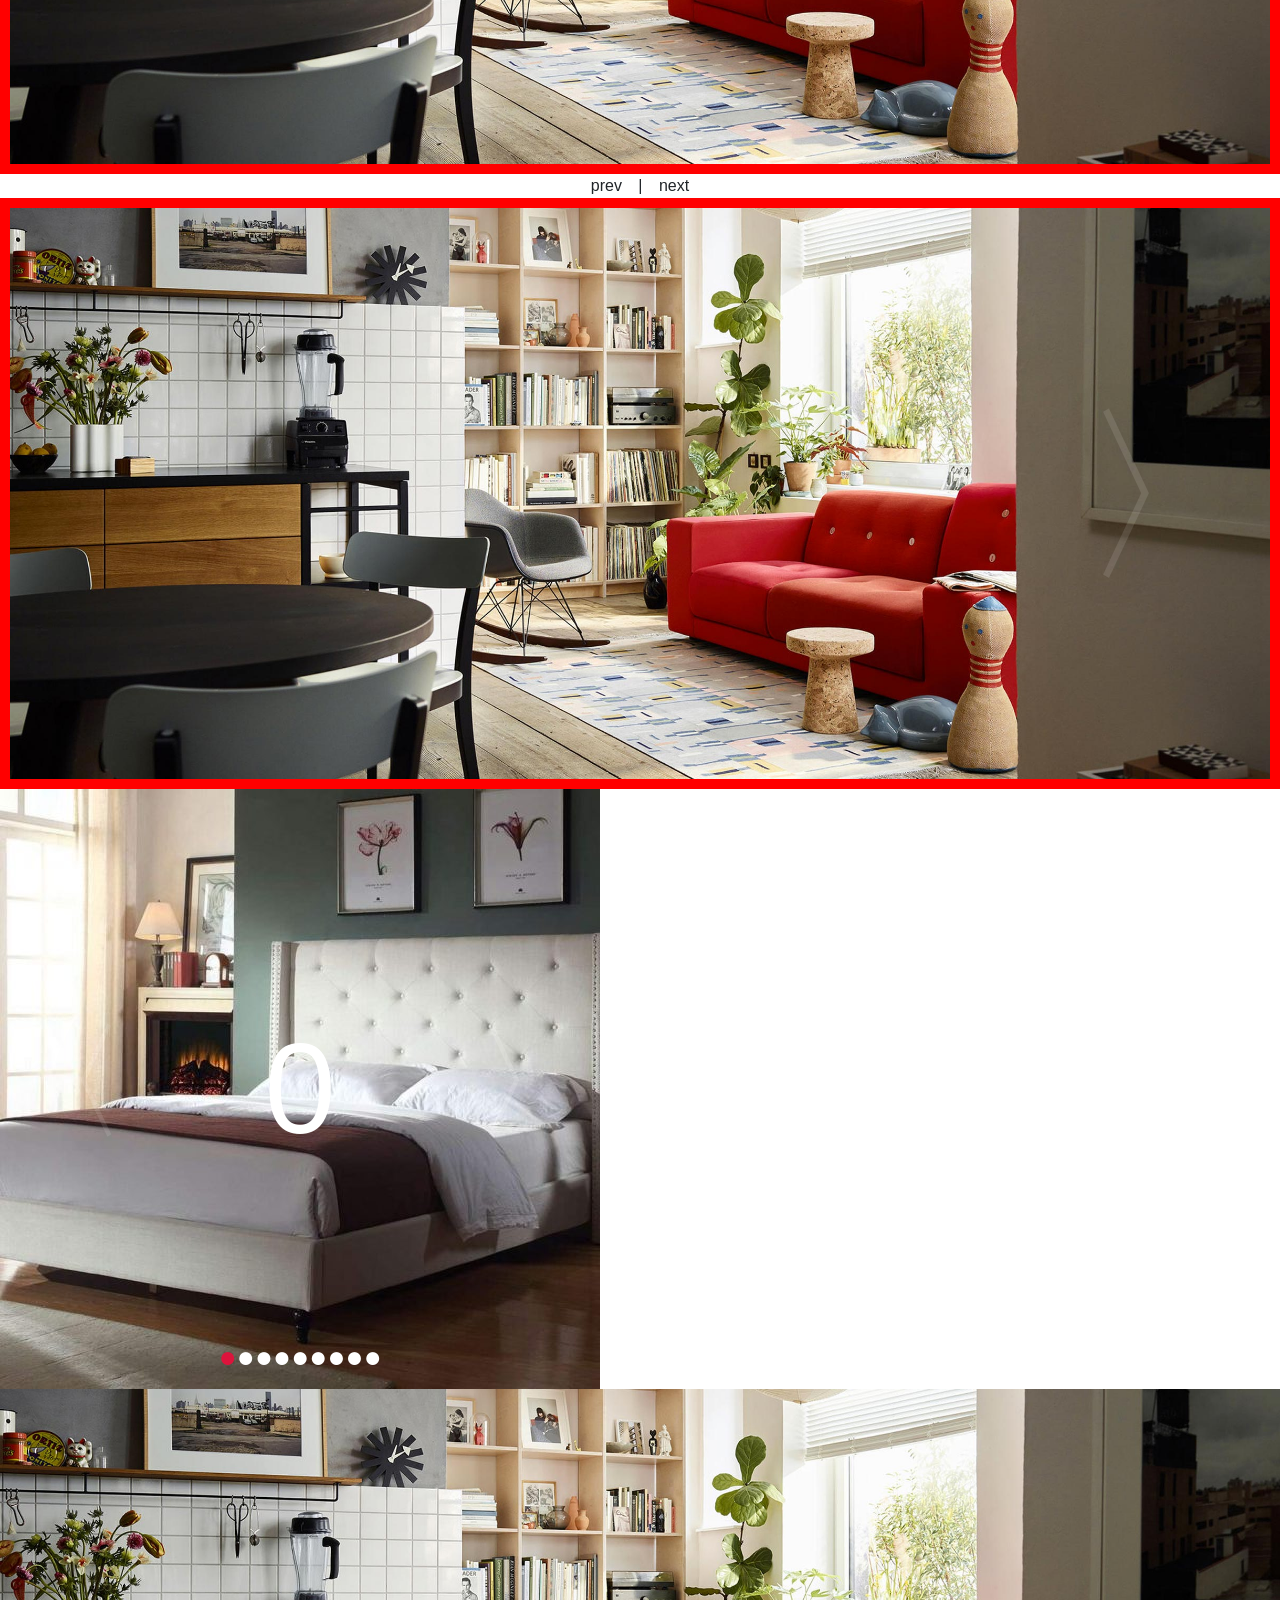
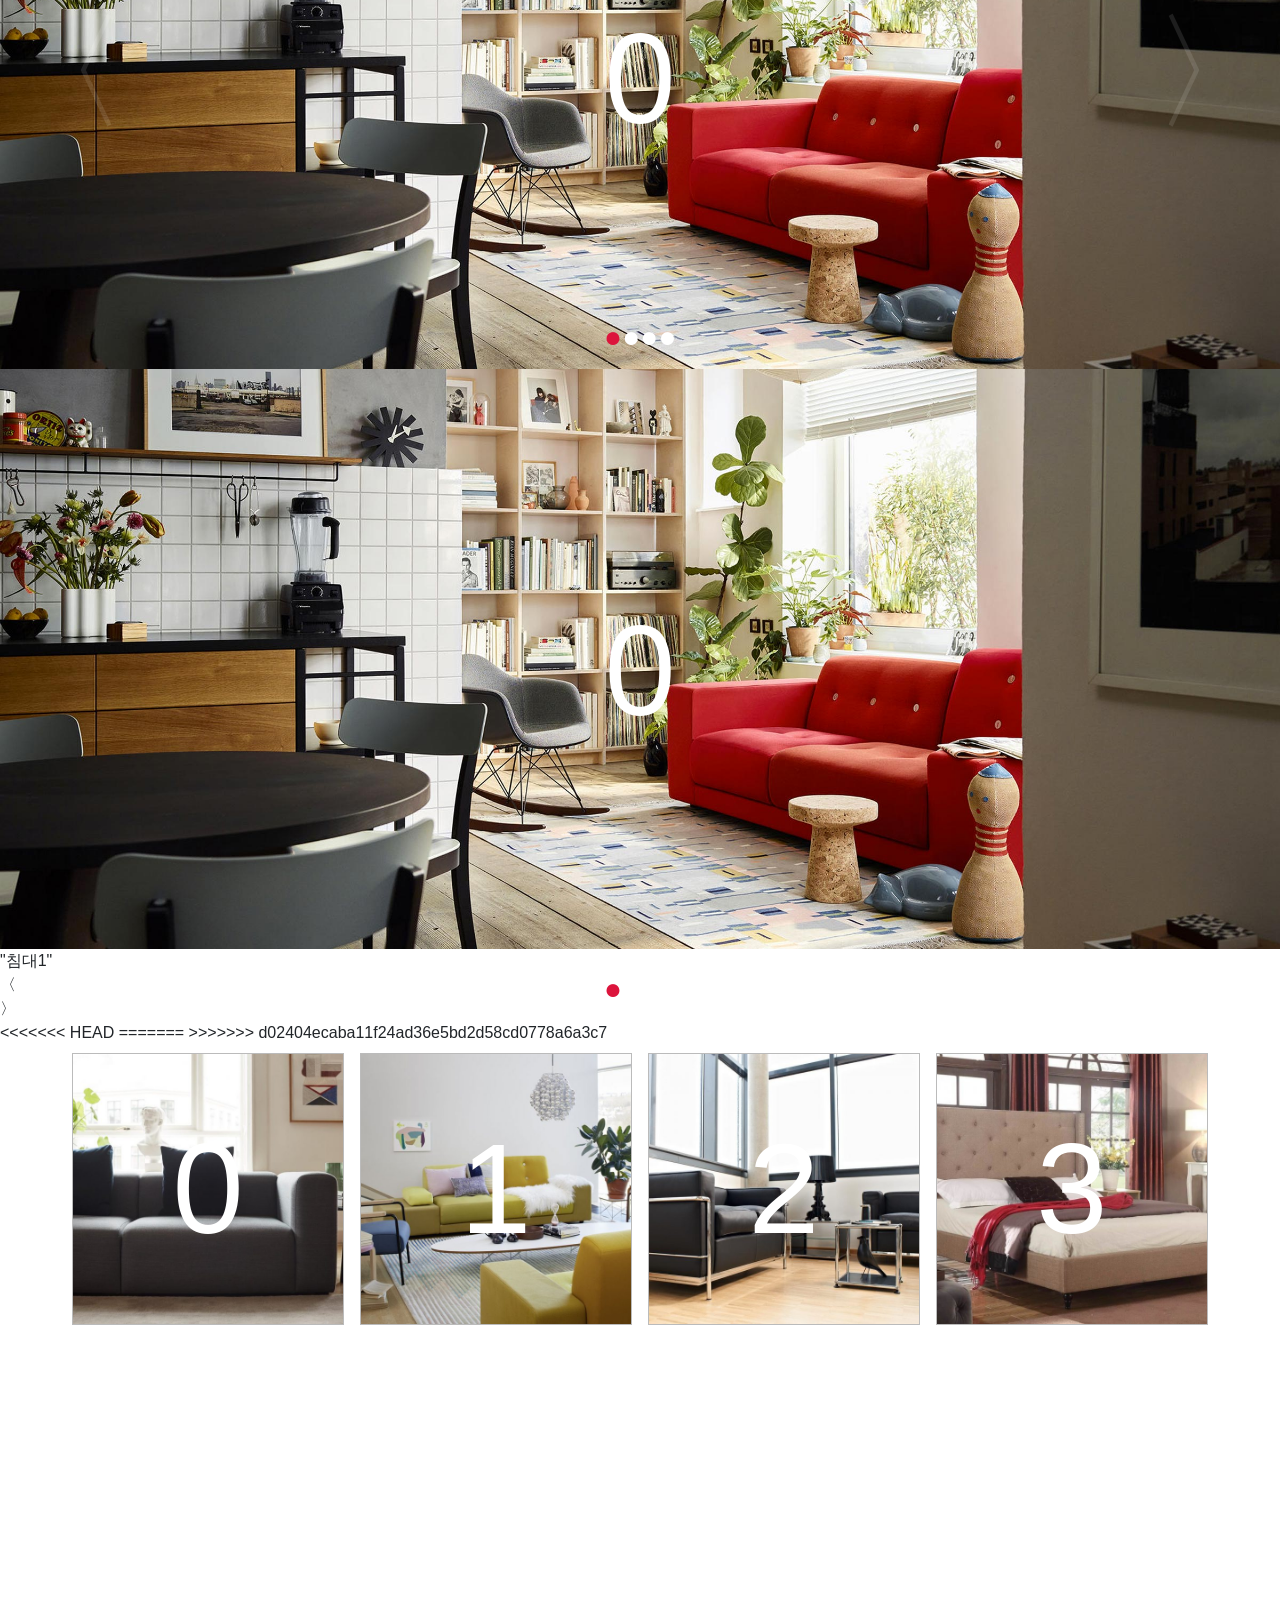
<file: html/10.slide.html>
<!DOCTYPE html>
<html lang="ko">
<head>
	<meta charset="UTF-8">
	<meta name="viewport" content="width=device-width, initial-scale=1.0">
	<title>Slide</title>
	<link rel="stylesheet" href="../css/bootstrap.min.css">
	<link rel="stylesheet" href="../css/base.css">
	<link rel="stylesheet" href="../css/10.slide.css">
	<script src="../js/jquery-3.5.1.min.js"></script>
	<script src="../js/imagesloaded.pkgd.min.js"></script>
</head>
<body>

	<!-- slide 1 - 시험장 -->
	<div class="wrapper wrapper1">
		<div class="stage">
			<div class="slide-wrap">
				<div class="slide">
					<img src="../img/slide-0.jpg" class="w-100">
				</div>
				<div class="slide">
					<img src="../img/slide-1.jpg" class="w-100">
				</div>
				<div class="slide">
					<img src="../img/slide-2.jpg" class="w-100">
				</div>
				<div class="slide">
					<img src="../img/slide-3.jpg" class="w-100">
				</div>
			</div>
		</div>
	</div>
	<!--// slide 1 -->

	<!-- slide 2 - 무한루프 -->
	<div class="wrapper wrapper2">
		<div class="stage">
			<div class="slide-wrap">
				<div class="slide">
					<img src="../img/slide-0.jpg" class="w-100">
				</div>
				<div class="slide">
					<img src="../img/slide-1.jpg" class="w-100">
				</div>
				<div class="slide">
					<img src="../img/slide-2.jpg" class="w-100">
				</div>
				<div class="slide">
					<img src="../img/slide-3.jpg" class="w-100">
				</div>
				<div class="slide">
					<img src="../img/slide-0.jpg" class="w-100">
				</div>
			</div>
		</div>
	</div>
	<!--// slide 2 -->

	<!-- slide 3 - 시험장 prev, next -->
	<div class="wrapper wrapper3">
		<div class="stage">
			<div class="slide-wrap">
				<div class="slide">
					<img src="../img/slide-0.jpg" class="w-100">
				</div>
				<div class="slide">
					<img src="../img/slide-1.jpg" class="w-100">
				</div>
				<div class="slide">
					<img src="../img/slide-2.jpg" class="w-100">
				</div>
				<div class="slide">
					<img src="../img/slide-3.jpg" class="w-100">
				</div>
			</div>
		</div>
		<div class="pager-wrap text-center">
			<span class="btn-prev">prev</span>
			<span class="divide" style="padding: 0 12px;">|</span>
			<span class="btn-next">next</span>
		</div>
	</div>
	<!--// slide 3 -->

	<!-- slide 4 - 화살표 prev, next -->
	<div class="wrapper wrapper4">
		<div class="stage">
			<div class="slide-wrap">
				<div class="slide">
					<img src="../img/slide-0.jpg" class="w-100">
				</div>
				<div class="slide">
					<img src="../img/slide-1.jpg" class="w-100">
				</div>
				<div class="slide">
					<img src="../img/slide-2.jpg" class="w-100">
				</div>
				<div class="slide">
					<img src="../img/slide-3.jpg" class="w-100">
				</div>
			</div>
			<div class="btn-prev">〈</div>
			<div class="btn-next">〉</div>
		</div>
	</div>
	<!--// slide 4 -->

	<!-- slide 5 - 생성, prev/next, interval -->
	<div class="wrapper wrapper5">
		<div class="stage">
			<div class="slide-wrap">
				<!-- .slide가 생성 -->
			</div>
			<div class="btn-prev">〈</div>
			<div class="btn-next">〉</div>
			<div class="pager-wrap"></div>
		</div>
	</div>
	<!--// slide 5 -->

	<!-- slide 6 - 생성, prev/next, interval, fade-type -->
	<div class="wrapper wrapper6">
		<div class="stage">
			<div class="slide-wrap">
				<!-- .slide가 생성 -->
			</div>
			<div class="btn-prev">〈</div>
			<div class="btn-next">〉</div>
			<div class="pager-wrap"></div>
		</div>
	</div>
	<!--// slide 6 -->

	<!-- slide 7 - 생성, prev/next, interval, fade-type, css Animation -->
	<div class="wrapper wrapper7">
		<div class="stage">
			<div class="slide-wrap">
				<!-- .slide가 생성 -->
			</div>
			<div class="btn-prev">〈</div>
			<div class="btn-next">〉</div>
			<div class="pager-wrap"></div>
		</div>
	</div>
	<!--// slide 7 -->

<<<<<<< HEAD
	<!-- slide 8 - 생성, prev/next, interval, fade-type, css Animation -->
=======
	<!-- slide 8 - 생성, prev/next, interval, 한개씩 슬라이드 -->
>>>>>>> d02404ecaba11f24ad36e5bd2d58cd0778a6a3c7
	<div class="wrapper wrapper8">
		<div class="stage">
			<div class="slide-wrap">
				<!-- .slide가 생성 -->
			</div>
		</div>
		<div class="btn-prev">〈</div>
		<div class="btn-next">〉</div>
	</div>
	<!--// slide 8 -->

	<script src="../js/10.slide.js"></script>
</body>
</html>
</file>
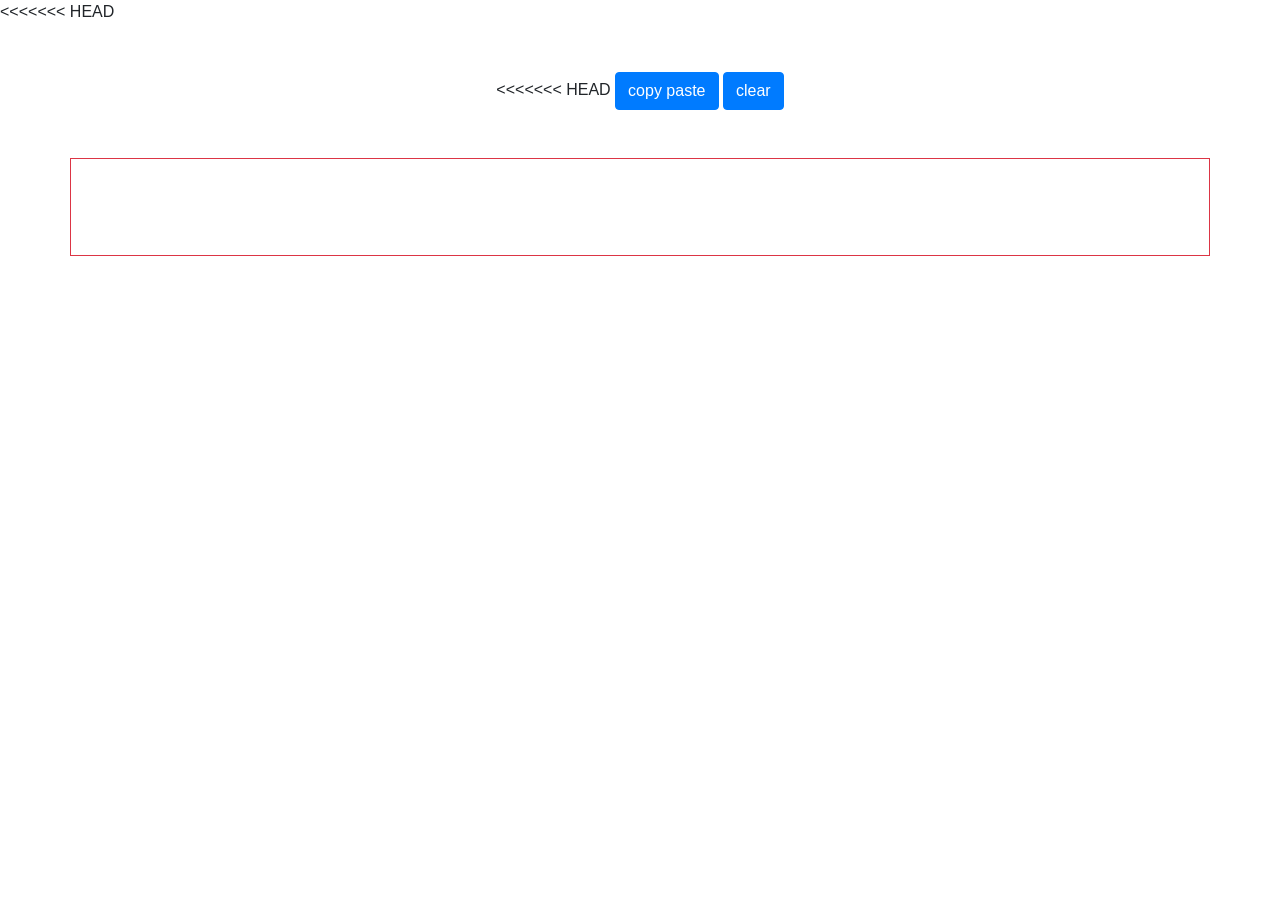
<file: html/11.clone.html>
<!DOCTYPE html>
<html lang="ko">
<head>
	<meta charset="UTF-8">
	<meta name="viewport" content="width=device-width, initial-scale=1.0">
<<<<<<< HEAD
	<title>Document</title>
	<link rel="stylesheet" href="../css/bootstrap.min.css">
	<style>
		.box{height: 100px; width: 100px; margin: 4px; background-color: red;}
=======
	<title>clone/append/prepend</title>
	<link rel="stylesheet" href="../css/bootstrap.min.css">
	<style>
		.box {width: 100px; height: 100px; margin: 4px; background-color: red;}
>>>>>>> d02404ecaba11f24ad36e5bd2d58cd0778a6a3c7
	</style>
	<script src="../js/jquery-3.5.1.min.js"></script>
</head>
<body>
	<div class="text-center p-5">
<<<<<<< HEAD
		<div class="btn btn-clone btn-primary">copy paste</div>
		<div class="btn btn-clear btn-primary">clear</div>
	</div>
	<div class="wrapper d-flex container p-5 border border-danger"></div>

	<script>
		var $box = $('<div class="box"></div>');
		
		$(".btn-clone").click(onClick);
		$(".btn-clear").click(onClear);

		function onClick(){
			$(".wrapper").appned($box.clone());
			}

		function onClear(){
			$(".wrapper").clear();
=======
		<button class="btn-clone btn btn-primary">복붙</button>
		<button class="btn-clear btn btn-primary">삭제</button>
	</div>
	<div class="wrapper container d-flex flex-wrap p-5 border border-danger"></div>
	<script>
		var $box = $('<div class="box"></div>');
		$(".btn-clone").click(onClick);
		$(".btn-clear").click(onClear);
		function onClick() {
			$(".wrapper").append($box.clone());
		}
		function onClear() {
			$(".wrapper").empty();
>>>>>>> d02404ecaba11f24ad36e5bd2d58cd0778a6a3c7
		}
	</script>
</body>
</html>
</file>
<file: css/base.css>
ol, ul, li, p, div, h1, h2, h3, h4, h5, header, section, article, aside, footer {list-style: none; margin: 0; padding: 0;}
a, a:link, a:visited, a:active, a:hover {color: inherit; text-decoration: none;}
</file>
<file: css/10.slide copy.css>
.wrapper {
	max-width: 1200px;
	margin: 0 auto;
	margin-bottom: 100px;
}

.stage {
	position: relative;
}
.slide-wrap{
	position: relative;
	display: flex;
}
.wrapper1 .slide{
	flex:100% 0 0; 
}

.wrapper2 .slide-wrap{
	position: relative;
	display: flex;
}
.wrapper2 .slide{
	flex:100% 0 0; 
}
</file>
<file: css/10.slide.css>
html, body {height: 10000px;}
<<<<<<< HEAD
.wrapper {max-width: 1200px; margin: 50px auto;}
=======
.wrapper {max-width: 1200px; margin: 50px auto; position: relative;}
>>>>>>> d02404ecaba11f24ad36e5bd2d58cd0778a6a3c7
.btn-prev, .btn-next {cursor: pointer; user-select: none;}

.wrapper1 .stage {width: 100%; border: 10px solid red; overflow: hidden;}
.wrapper1 .slide-wrap {position: relative;}
.wrapper1 .slide {position: absolute; top: 0; width: 100%;}
.wrapper1 .slide:nth-child(1) {position: relative; left: 0;}
.wrapper1 .slide:nth-child(2) {left: 100%;}
.wrapper1 .slide:nth-child(3) {left: 200%;}
.wrapper1 .slide:nth-child(4) {left: 300%;}
.wrapper1 .slide:nth-child(5) {left: 400%;}

.wrapper2 .stage {width: 100%; border: 10px solid red; overflow: hidden;}
.wrapper2 .slide-wrap {position: relative;}
.wrapper2 .slide {position: absolute; top: 0; width: 100%;}
.wrapper2 .slide:nth-child(1) {position: relative; left: 0;}
.wrapper2 .slide:nth-child(2) {left: 100%;}
.wrapper2 .slide:nth-child(3) {left: 200%;}
.wrapper2 .slide:nth-child(4) {left: 300%;}
.wrapper2 .slide:nth-child(5) {left: 400%;}

.wrapper3 .stage {width: 100%; border: 10px solid red; overflow: hidden;}
.wrapper3 .slide-wrap {position: relative;}
.wrapper3 .slide {position: absolute; top: 0; width: 100%;}
.wrapper3 .slide:nth-child(1) {position: relative; left: 0;}
.wrapper3 .slide:nth-child(2) {left: 100%;}
.wrapper3 .slide:nth-child(3) {left: 200%;}
.wrapper3 .slide:nth-child(4) {left: 300%;}
.wrapper3 .slide:nth-child(5) {left: 400%;}

.wrapper4 .stage {width: 100%; border: 10px solid red; position: relative; overflow: hidden;}
.wrapper4 .slide-wrap {position: relative;}
.wrapper4 .slide {position: absolute; top: 0; width: 100%;}
.wrapper4 .slide:nth-child(1) {position: relative; left: 0;}
.wrapper4 .slide:nth-child(2) {left: 100%;}
.wrapper4 .slide:nth-child(3) {left: 200%;}
.wrapper4 .slide:nth-child(4) {left: 300%;}
.wrapper4 .slide:nth-child(5) {left: 400%;}
.wrapper4 .btn-prev, .wrapper4 .btn-next {font-size: 15vw; color: #fff; text-shadow: 0 0 2vw rgba(0,0,0,0.5); position: absolute; z-index: 9; top: calc(50% - 11vw); opacity: .1; transition: opacity 1s;}
.wrapper4 .btn-prev {display: none;}
.wrapper4 .btn-next {right: 0;}
.wrapper4 .btn-prev:hover, .wrapper4 .btn-next:hover {opacity: .7;}

.wrapper.wrapper5 {max-width: 600px;}
.wrapper5 .stage {width: 100%; position: relative; overflow: hidden;}
.wrapper5 .slide-wrap {position: relative;}
.wrapper5 .slide {position: absolute; top: 0; width: 100%;}
.wrapper5 .slide > h1 {position: absolute; width: 100%; height: 100%; top: 0; left: 0; font-size: 10vw; display: flex; justify-content: center; align-items: center; color: #fff;}
.wrapper5 .slide:nth-child(1) {position: absolute; left: -100%;}
.wrapper5 .slide:nth-child(2) {position: relative;}
.wrapper5 .slide:nth-child(3) {position: absolute; left: 100%;}
.wrapper5 .btn-prev, .wrapper5 .btn-next {font-size: 10vw; color: #fff; text-shadow: 0 0 2vw rgba(0,0,0,0.5); position: absolute; z-index: 9; top: calc(50% - 8vw); opacity: .1; transition: opacity 1s;}
.wrapper5 .btn-prev {}
.wrapper5 .btn-next {right: 0;}
.wrapper5 .btn-prev:hover, .wrapper5 .btn-next:hover {opacity: .7;}
.wrapper5 .pager-wrap {position: absolute; bottom: 10px; left: 50%; transform: translateX(-50%); user-select: none;}
.wrapper5 .pager {font-size: 30px; color: #fff; cursor: pointer;}
.wrapper5 .pager.active {color: crimson;}


.wrapper6 .stage {width: 100%; position: relative; overflow: hidden;}
.wrapper6 .slide-wrap {position: relative;}
.wrapper6 .slide > h1 {position: absolute; width: 100%; height: 100%; top: 0; left: 0; font-size: 10vw; display: flex; justify-content: center; align-items: center; color: #fff;}
.wrapper6 .slide:nth-child(2) {position: absolute; top: 0; left: 0; opacity: 0;}
.wrapper6 .btn-prev, .wrapper6 .btn-next {font-size: 10vw; color: #fff; text-shadow: 0 0 2vw rgba(0,0,0,0.5); position: absolute; z-index: 9; top: calc(50% - 8vw); opacity: .1; transition: opacity 1s;}
.wrapper6 .btn-next {right: 0;}
.wrapper6 .btn-prev:hover, .wrapper6 .btn-next:hover {opacity: .7;}
.wrapper6 .pager-wrap {position: absolute; bottom: 10px; left: 50%; transform: translateX(-50%); user-select: none;}
.wrapper6 .pager {font-size: 30px; color: #fff; cursor: pointer;}
.wrapper6 .pager.active {color: crimson;}


.wrapper7 .stage {width: 100%; position: relative; overflow: hidden;}
.wrapper7 .slide-wrap {position: relative;}
.wrapper7 .slide > h1 {position: absolute; width: 100%; height: 100%; top: 0; left: 0; font-size: 10vw; display: flex; justify-content: center; align-items: center; color: #fff;}
.wrapper7 .slide {transition: all 0.5s;}
.wrapper7 .slide:nth-child(2) {position: absolute; top: 0; left: 0; opacity: 0; transform: scale(1.3);}
<<<<<<< HEAD
.wrapper7 .title{position: absolute; bottom:5vw; left: 5vw; color:#fff; font-size: 4vw; transition:all 0.5s; transform:translateX(5vw);}
=======
.wrapper7 .slide .title {position: absolute; bottom: 4vw; left: 4vw; color: #fff; font-size: 4vw; transition: all 0.5s; opacity: 0; transform: translateX(7vw);}
>>>>>>> d02404ecaba11f24ad36e5bd2d58cd0778a6a3c7
.wrapper7 .btn-prev, .wrapper7 .btn-next {font-size: 10vw; color: #fff; text-shadow: 0 0 2vw rgba(0,0,0,0.5); position: absolute; z-index: 9; top: calc(50% - 8vw); opacity: .1; transition: opacity 1s;}
.wrapper7 .btn-next {right: 0;}
.wrapper7 .btn-prev:hover, .wrapper7 .btn-next:hover {opacity: .7;}
.wrapper7 .pager-wrap {position: absolute; bottom: 10px; left: 50%; transform: translateX(-50%); user-select: none;}
.wrapper7 .pager {font-size: 30px; color: #fff; cursor: pointer;}
.wrapper7 .pager.active {color: crimson;}

<<<<<<< HEAD
/* wrapper8 */
.wrapper8{position: relative;}
.wrapper8 .stage {width: 90%; position: relative; margin:auto; overflow: hidden;}
.wrapper8 .slide-wrap {position: relative; display: flex; width: 150%; left:-25%;}
.wrapper8 .slide{position: relative; flex: 16.6667% 0 0; padding: 8px;}
.wrapper8 .slide > h1 {position: absolute; width: 100%; height: 100%; top: 0; left: 0; font-size: 10vw; display: flex; justify-content: center; align-items: center; color: #fff;}
.wrapper8 .btn-prev, .wrapper8 .btn-next {font-size: 10vw; color: #ace5ee; text-shadow: 0 0 2vw rgba(0,0,0,0.5); position: absolute; z-index: 9; top: calc(50% - 6vw); opacity: .1; transition: opacity 1s;}
.wrapper8 .btn-next {right:-0.5vw;}
.wrapper8 .btn-prev {left:-0.5vw;}
.wrapper8 .btn-prev:hover, .wrapper8 .btn-next:hover {opacity: .7;}
/* .wrapper8 .title{position: absolute; bottom:5vw; left: 5vw; color:#fff; font-size: 4vw; transition:all 0.5s; transform:translateX(5vw);} */

@media screen and (max-width: 991px){
	.wrapper8 .slide-wrap { width: 166.6666%; left:-33.3333%;}
	.wrapper8 .slide{flex: 20% 0 0; }
}

@media screen and (max-width: 767px){
	.wrapper8 .slide-wrap {width: 200%; left:-50%;}
	.wrapper8 .slide{flex: 25% 0 0; }
}

@media screen and (max-width: 575px){
	.wrapper8 .slide-wrap {width: 300%; left:-100%;}
	.wrapper8 .slide{flex: 33.3333% 0 0; }
}
=======

.wrapper8 .stage {width: 90%; margin: auto; position: relative; overflow: hidden; /* border: 10px solid blue; */}
.wrapper8 .slide-wrap {position: relative; display: flex; width: 150%; left: -25%;}
.wrapper8 .slide {position: relative; flex: 16.6666% 0 0; padding: 8px;}
.wrapper8 .slide img {border: 1px solid #bbb;}

.wrapper8 .btn-prev, .wrapper8 .btn-next {font-size: 8vw; color: purple; text-shadow: 0 0 2vw rgba(0,0,0,0.5); position: absolute; z-index: 9; top: calc(50% - 6vw); opacity: .1; transition: opacity 1s;}
.wrapper8 .btn-prev {left: -0.5vw;}
.wrapper8 .btn-next {right: -0.5vw;}
.wrapper8 .btn-prev:hover, .wrapper8 .btn-next:hover {opacity: .7;}

.wrapper8 .slide > h1 {position: absolute; width: 100%; height: 100%; top: 0; left: 0; font-size: 10vw; display: flex; justify-content: center; align-items: center; color: #fff;}

/* .wrapper8 .slide .title {position: absolute; bottom: 4vw; left: 4vw; color: #fff; font-size: 4vw; transition: all 0.5s; opacity: 0; transform: translateX(7vw);} */

@media screen and (max-width: 991px) {
	.wrapper8 .slide-wrap {width: 166.6666%; left: -33.3333%;}
	.wrapper8 .slide {flex: 20% 0 0;}
}

@media screen and (max-width: 767px) {
	.wrapper8 .slide-wrap {width: 200%; left: -50%;}
	.wrapper8 .slide {flex: 25% 0 0;}
}

@media screen and (max-width: 575px) {
	.wrapper8 .slide-wrap {width: 300%; left: -100%;}
	.wrapper8 .slide {flex: 33.3333% 0 0;}
}
>>>>>>> d02404ecaba11f24ad36e5bd2d58cd0778a6a3c7
</file>
